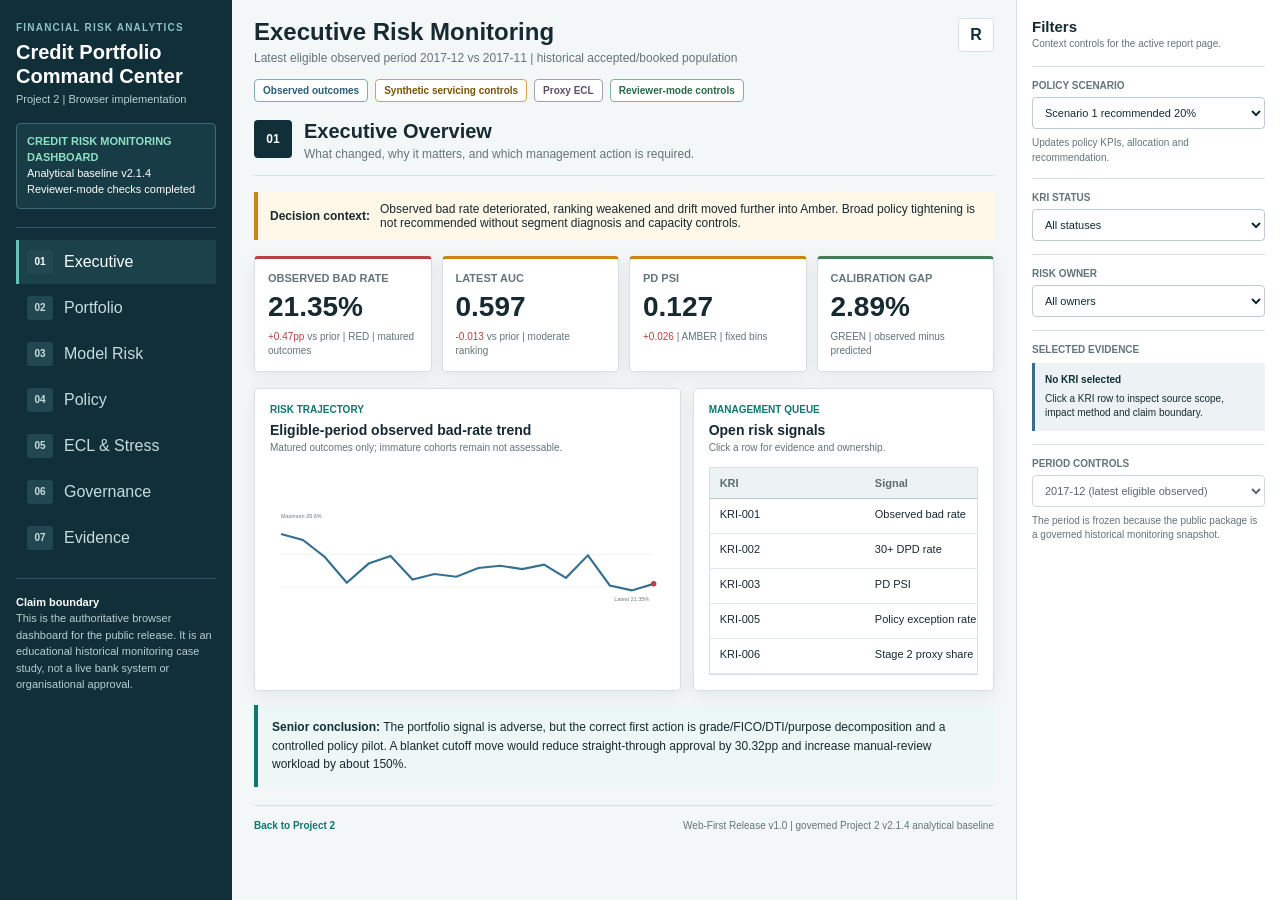
<file: dashboard/index.html>
<!doctype html>
<html lang="en">
<head>
<meta charset="utf-8">
<meta name="viewport" content="width=device-width,initial-scale=1">
<title>Project 2 | Web Risk Command Center</title>
<style>
:root{--ink:#172a31;--muted:#63747a;--deep:#102f38;--deep2:#1b4650;--teal:#0d7770;--blue:#376f91;--amber:#c78512;--red:#b44343;--green:#3e7d55;--paper:#f4f7f7;--white:#fff;--line:#d6e0e2;--soft:#e9eff0;--shadow:0 5px 18px rgba(16,47,56,.08)}
*{box-sizing:border-box}html,body{margin:0;min-height:100%;font-family:Segoe UI,Arial,sans-serif;color:var(--ink);background:var(--paper);letter-spacing:0}button,select{font:inherit}button{cursor:pointer}
.app{display:grid;grid-template-columns:232px minmax(0,1fr) 264px;min-height:100vh}.sidebar{background:var(--deep);color:#fff;padding:22px 16px;position:sticky;top:0;height:100vh;overflow:auto}.brand-kicker{font-size:10px;text-transform:uppercase;letter-spacing:.12em;color:#8fc3c2;font-weight:800}.brand{font-size:20px;line-height:1.18;font-weight:760;margin:8px 0 5px}.release{font-size:11px;color:#bad0d3}.runtime-badge{margin:18px 0;padding:10px;border:1px solid #3d6870;background:#173c45;border-radius:4px;font-size:11px;line-height:1.45}.runtime-badge b{color:#8fe0c5}.nav{border-top:1px solid #355761;padding-top:10px}.nav button{width:100%;display:grid;grid-template-columns:28px 1fr;gap:9px;align-items:center;text-align:left;border:0;border-left:3px solid transparent;background:transparent;color:#c8dbde;padding:10px 8px;margin:2px 0;border-radius:0}.nav button span{width:26px;height:24px;display:grid;place-items:center;background:#214750;border-radius:3px;font-size:10px;font-weight:800}.nav button:hover,.nav button.active{background:#1b414a;color:#fff;border-left-color:#62c4b6}.side-note{border-top:1px solid #355761;margin-top:18px;padding-top:15px;font-size:11px;line-height:1.5;color:#b9cdd0}.side-note strong{color:#fff}
.main{min-width:0;padding:18px 22px 30px}.topbar{display:flex;justify-content:space-between;align-items:flex-start;gap:18px;margin-bottom:14px}.topbar h1{font-size:24px;margin:0 0 5px}.topbar p{margin:0;color:var(--muted);font-size:12px}.toolbar{display:flex;gap:7px}.icon-btn{border:1px solid var(--line);background:#fff;border-radius:4px;width:36px;height:34px;color:var(--deep);font-weight:800}.icon-btn:hover{border-color:var(--teal);color:var(--teal)}.filter-toggle{display:none}.scopebar{display:flex;gap:7px;flex-wrap:wrap;margin-bottom:18px}.scope{border:1px solid var(--line);background:#fff;border-radius:4px;padding:5px 8px;font-size:10px;font-weight:750}.scope.observed{color:#285d77;border-color:#80aabe}.scope.synthetic{color:#785207;border-color:#d3a24a}.scope.proxy{color:#5b4d6e;border-color:#a89bb6}.scope.engine{color:#2b6945;border-color:#84b394}
.view{display:none}.view.active{display:block}.view-head{display:flex;align-items:flex-start;gap:12px;padding:0 0 14px;border-bottom:1px solid var(--line);margin-bottom:16px}.view-number{width:38px;height:38px;display:grid;place-items:center;background:var(--deep);color:#fff;border-radius:4px;font-size:12px;font-weight:800;flex:0 0 auto}.view-head h2{font-size:20px;margin:0 0 4px}.view-head p{font-size:12px;color:var(--muted);margin:0;max-width:760px}.disclosure{display:flex;gap:10px;align-items:center;background:#fff7e8;border-left:4px solid var(--amber);padding:10px 12px;margin-bottom:16px;font-size:12px}.disclosure b{white-space:nowrap}.kpis{display:grid;grid-template-columns:repeat(4,minmax(0,1fr));gap:10px;margin-bottom:16px}.kpi{background:#fff;border:1px solid var(--line);border-top:3px solid var(--blue);padding:13px;min-height:112px;border-radius:4px;box-shadow:var(--shadow)}.kpi.risk{border-top-color:var(--red)}.kpi.warn{border-top-color:var(--amber)}.kpi.good{border-top-color:var(--green)}.kpi h3{font-size:11px;text-transform:uppercase;color:var(--muted);margin:0 0 9px}.kpi .value{font-size:28px;font-weight:780;line-height:1}.kpi small{display:block;margin-top:9px;color:var(--muted);font-size:10px;line-height:1.4}.delta.up{color:var(--red)}.delta.down{color:var(--green)}
.grid{display:grid;grid-template-columns:repeat(12,minmax(0,1fr));gap:12px;margin-bottom:14px}.span-4{grid-column:span 4}.span-5{grid-column:span 5}.span-6{grid-column:span 6}.span-7{grid-column:span 7}.span-8{grid-column:span 8}.span-12{grid-column:span 12}.panel{background:#fff;border:1px solid var(--line);border-radius:4px;padding:15px;box-shadow:var(--shadow);min-width:0}.panel h3{font-size:14px;margin:0 0 4px}.panel .sub{font-size:10px;color:var(--muted);margin:0 0 14px}.section-label{font-size:10px;text-transform:uppercase;color:var(--teal);font-weight:800;margin-bottom:7px}.insight{border-left:4px solid var(--teal);background:#edf7f5;padding:13px 14px;font-size:12px;line-height:1.55}.insight strong{color:var(--deep)}
.table-wrap{overflow:auto;border:1px solid var(--line);background:#fff}.table-wrap table{border-collapse:collapse;width:100%;min-width:650px;font-size:11px}.table-wrap th{text-align:left;padding:9px 10px;color:#5d6d72;background:#edf2f3;border-bottom:1px solid #bdcbce;position:sticky;top:0}.table-wrap td{padding:9px 10px;border-bottom:1px solid #e1e8e9;vertical-align:top}.table-wrap tbody tr:hover{background:#f1f7f6}.table-wrap tbody tr.clickable{cursor:pointer}.status{display:inline-block;min-width:51px;text-align:center;padding:3px 5px;border-radius:3px;font-size:9px;font-weight:850}.status.RED{background:#f5dada;color:#8d2929}.status.AMBER,.status.MONITOR{background:#faebc8;color:#785207}.status.GREEN{background:#dcecdf;color:#2e6640}
.bar-list{display:grid;gap:10px}.bar-row{display:grid;grid-template-columns:90px minmax(80px,1fr) 80px 62px;gap:8px;align-items:center;font-size:10px}.bar-track,.stack{height:12px;background:#e6ecee;overflow:hidden;border-radius:2px}.bar-track i{display:block;height:100%;background:var(--blue)}.bar-row b{text-align:right}.bar-row em{text-align:right;color:var(--muted);font-style:normal}.stack{display:flex;height:20px}.stack .approve{background:var(--green)}.stack .review{background:var(--amber)}.stack .decline{background:var(--red)}.legend{display:flex;gap:13px;flex-wrap:wrap;font-size:10px;color:var(--muted);margin-top:10px}.legend i{display:inline-block;width:9px;height:9px;margin-right:4px}.legend .approve{background:var(--green)}.legend .review{background:var(--amber)}.legend .decline{background:var(--red)}
.chart{width:100%;height:180px;display:block}.chart .gridline{stroke:#e0e7e8;stroke-width:1}.chart .line{fill:none;stroke:var(--blue);stroke-width:4}.chart .line.amber{stroke:var(--amber)}.chart text{font-size:10px;fill:#6a797e}.threshold{margin:11px 0}.threshold-head{display:flex;justify-content:space-between;font-size:10px;margin-bottom:5px}.threshold-track{position:relative;height:8px;background:#dce8df}.threshold-track:before{content:"";position:absolute;left:50%;right:25%;height:100%;background:#f5e5bc}.threshold-track:after{content:"";position:absolute;left:75%;right:0;height:100%;background:#f2d0d0}.threshold-track i{position:absolute;width:2px;height:17px;top:-4px;background:var(--deep)}
.decision-band{display:grid;grid-template-columns:190px 1fr;gap:16px;background:var(--deep);color:#fff;padding:16px;margin-top:12px}.decision-band small{color:#9fc5c8;text-transform:uppercase;font-weight:800}.decision-band strong{display:block;font-size:17px;margin-top:6px}.decision-band p{margin:0;color:#d3e1e3;font-size:12px;line-height:1.55}.policy-table tr.active{background:#e5f3f0}.allocation{margin:15px 0}.allocation .stack{height:32px}.allocation-labels{display:flex;justify-content:space-between;font-size:10px;margin-top:6px;color:var(--muted)}
.filters{background:#fff;border-left:1px solid var(--line);padding:18px 15px;position:sticky;top:0;height:100vh;overflow:auto}.filters h2{font-size:15px;margin:0 0 3px}.filters>p{font-size:10px;color:var(--muted);margin:0 0 17px}.filter-block{border-top:1px solid var(--line);padding:13px 0}.filter-block label{display:block;font-size:10px;text-transform:uppercase;color:var(--muted);font-weight:800;margin-bottom:6px}.filter-block select{width:100%;border:1px solid #bdcace;background:#fff;border-radius:4px;padding:8px;color:var(--ink);font-size:11px}.filter-block .note{font-size:10px;color:var(--muted);line-height:1.45;margin-top:7px}.evidence-detail{background:#edf3f4;border-left:3px solid var(--blue);padding:10px;margin-top:8px;font-size:10px;line-height:1.45}.evidence-detail b{display:block;color:var(--deep);margin-bottom:4px}.filters-close{display:none}
.evidence-grid{display:grid;grid-template-columns:repeat(2,minmax(0,1fr));gap:10px}.evidence-item{border-left:3px solid var(--green);background:#f1f7f3;padding:12px}.evidence-item b{display:block;font-size:20px}.evidence-item span{font-size:10px;color:var(--muted)}.boundary{border-left-color:var(--amber);background:#fff8ea}.footer{font-size:10px;color:var(--muted);border-top:1px solid var(--line);padding-top:14px;margin-top:18px;display:flex;justify-content:space-between;gap:14px}.footer a{color:var(--teal);font-weight:700;text-decoration:none}
@media(max-width:1120px){.app{grid-template-columns:210px minmax(0,1fr)}.filters{position:fixed;z-index:30;right:0;top:0;width:284px;transform:translateX(100%);transition:transform .2s}.filters.open{transform:translateX(0);box-shadow:-8px 0 30px rgba(0,0,0,.18)}.filter-toggle,.filters-close{display:inline-grid;place-items:center}.filters-close{float:right;border:1px solid var(--line);background:#fff;width:30px;height:30px;border-radius:4px}}
@media(max-width:760px){.app{display:block}.sidebar{position:relative;height:auto;padding:16px}.brand{font-size:18px}.runtime-badge,.side-note{display:none}.nav{display:flex;overflow:auto;border:0;padding-top:8px}.nav button{flex:0 0 145px}.main{padding:15px}.topbar{align-items:center}.topbar h1{font-size:20px}.scopebar{overflow:auto;flex-wrap:nowrap}.kpis{grid-template-columns:repeat(2,minmax(0,1fr))}.span-4,.span-5,.span-6,.span-7,.span-8,.span-12{grid-column:span 12}.decision-band{grid-template-columns:1fr}.evidence-grid{grid-template-columns:1fr}.footer{display:block}.footer span{display:block;margin-top:6px}.bar-row{grid-template-columns:72px minmax(70px,1fr) 62px}.bar-row em{display:none}}
@media(max-width:430px){.kpis{grid-template-columns:1fr}.topbar p{display:none}.main{padding:12px}.kpi{min-height:100px}.view-head p{font-size:11px}.disclosure{display:block}.disclosure b{display:block;margin-bottom:4px}}
</style>
</head>
<body>
<div class="app">
<aside class="sidebar">
  <div class="brand-kicker">Financial Risk Analytics</div>
  <div class="brand">Credit Portfolio Command Center</div>
  <div class="release">Project 2 | Browser implementation</div>
  <div class="runtime-badge"><b>CREDIT RISK MONITORING DASHBOARD</b><br>Analytical baseline v2.1.4<br>Reviewer-mode checks completed</div>
  <nav class="nav" aria-label="Report pages">
    <button class="active" data-view="executive"><span>01</span>Executive</button>
    <button data-view="portfolio"><span>02</span>Portfolio</button>
    <button data-view="model"><span>03</span>Model Risk</button>
    <button data-view="policy"><span>04</span>Policy</button>
    <button data-view="ecl"><span>05</span>ECL & Stress</button>
    <button data-view="governance"><span>06</span>Governance</button>
    <button data-view="evidence"><span>07</span>Evidence</button>
  </nav>
  <div class="side-note"><strong>Claim boundary</strong><br>This is the authoritative browser dashboard for the public release. It is an educational historical monitoring case study, not a live bank system or organisational approval.</div>
</aside>

<main class="main">
  <header class="topbar"><div><h1 id="report-title">Executive Risk Monitoring</h1><p>Latest eligible observed period 2017-12 vs 2017-11 | historical accepted/booked population</p></div><div class="toolbar"><button class="icon-btn" id="reset-btn" title="Reset filters">R</button><button class="icon-btn filter-toggle" id="filter-toggle" title="Open filters">F</button></div></header>
  <div class="scopebar"><span class="scope observed">Observed outcomes</span><span class="scope synthetic">Synthetic servicing controls</span><span class="scope proxy">Proxy ECL</span><span class="scope engine">Reviewer-mode controls</span></div>

  <section class="view active" id="executive" data-title="Executive Risk Monitoring">
    <div class="view-head"><div class="view-number">01</div><div><h2>Executive Overview</h2><p>What changed, why it matters, and which management action is required.</p></div></div>
    <div class="disclosure"><b>Decision context:</b><span>Observed bad rate deteriorated, ranking weakened and drift moved further into Amber. Broad policy tightening is not recommended without segment diagnosis and capacity controls.</span></div>
    <div class="kpis">
      <article class="kpi risk"><h3>Observed bad rate</h3><div class="value">21.35%</div><small><span class="delta up">+0.47pp</span> vs prior | RED | matured outcomes</small></article>
      <article class="kpi warn"><h3>Latest AUC</h3><div class="value">0.597</div><small><span class="delta up">-0.013</span> vs prior | moderate ranking</small></article>
      <article class="kpi warn"><h3>PD PSI</h3><div class="value">0.127</div><small><span class="delta up">+0.026</span> | AMBER | fixed bins</small></article>
      <article class="kpi good"><h3>Calibration gap</h3><div class="value">2.89%</div><small>GREEN | observed minus predicted</small></article>
    </div>
    <div class="grid">
      <div class="panel span-7"><div class="section-label">Risk trajectory</div><h3>Eligible-period observed bad-rate trend</h3><p class="sub">Matured outcomes only; immature cohorts remain not assessable.</p><svg class="chart" viewBox="0 0 720 180" role="img" aria-label="Observed bad-rate trend"><line class="gridline" x1="20" y1="145" x2="700" y2="145"/><line class="gridline" x1="20" y1="85" x2="700" y2="85"/><polyline class="line" points="20,48 60,59 100,90 140,137 180,102 220,88 260,131 300,121 340,126 380,110 420,106 460,112 500,104 540,128 580,87 620,142 660,151 700,139"/><circle cx="700" cy="139" r="5" fill="#b44343"/><text x="20" y="18">Maximum 26.6%</text><text x="628" y="171">Latest 21.35%</text></svg></div>
      <div class="panel span-5"><div class="section-label">Management queue</div><h3>Open risk signals</h3><p class="sub">Click a row for evidence and ownership.</p><div class="table-wrap"><table><thead><tr><th>KRI</th><th>Signal</th><th>Status</th></tr></thead><tbody id="executive-kri"></tbody></table></div></div>
    </div>
    <div class="insight"><strong>Senior conclusion:</strong> The portfolio signal is adverse, but the correct first action is grade/FICO/DTI/purpose decomposition and a controlled policy pilot. A blanket cutoff move would reduce straight-through approval by 30.32pp and increase manual-review workload by about 150%.</div>
  </section>

  <section class="view" id="portfolio" data-title="Portfolio Quality">
    <div class="view-head"><div class="view-number">02</div><div><h2>Portfolio Quality</h2><p>Observed booked-account concentration, maturity coverage and risk-grade performance.</p></div></div>
    <div class="disclosure"><b>Observed layer:</b><span>Performance denominators use 1,291,521 matured accounts. All 1,347,681 accounts remain in exposure and concentration views.</span></div>
    <div class="kpis"><article class="kpi"><h3>Total accounts</h3><div class="value">1.348M</div><small>Historical accepted/booked population</small></article><article class="kpi good"><h3>Maturity coverage</h3><div class="value">95.83%</div><small>Outcome-eligible population</small></article><article class="kpi risk"><h3>High-risk accounts</h3><div class="value">673,840</div><small>Grades D and E | 50.00%</small></article><article class="kpi"><h3>Total exposure</h3><div class="value">19.42B</div><small>Analytical exposure units</small></article></div>
    <div class="grid"><div class="panel span-7"><div class="section-label">Concentration</div><h3>Accounts and matured bad rate by grade</h3><p class="sub">Bar length is account count; right label is observed matured bad rate.</p><div class="bar-list" id="grade-bars"></div></div><div class="panel span-5"><div class="section-label">Interpretation</div><h3>Risk is concentrated, not uniform</h3><p class="sub">Grades D and E drive half of all accounts and carry the highest observed loss incidence.</p><div class="insight"><strong>Action:</strong> Prioritise D/E purpose and affordability diagnostics before changing the portfolio-wide cutoff. Maintain immature cohorts in exposure views but exclude them from realised performance claims.</div></div></div>
  </section>

  <section class="view" id="model" data-title="Model Risk Monitoring">
    <div class="view-head"><div class="view-number">03</div><div><h2>Model Risk Monitoring</h2><p>Ranking, calibration and population stability for the frozen Project 3 scorecard.</p></div></div>
    <div class="disclosure"><b>Frozen model:</b><span>Project 2 monitors the scorecard and does not retrain it. AUC 0.597 is moderate/weak ranking evidence, not a strong-model claim.</span></div>
    <div class="kpis"><article class="kpi warn"><h3>AUC</h3><div class="value">0.597</div><small>-0.013 vs prior | monitor</small></article><article class="kpi warn"><h3>KS</h3><div class="value">0.138</div><small>-0.026 vs prior</small></article><article class="kpi warn"><h3>PD PSI</h3><div class="value">0.127</div><small>Amber | 0.25 formal review trigger</small></article><article class="kpi good"><h3>Calibration gap</h3><div class="value">0.029</div><small>Within 0.03 Green boundary</small></article></div>
    <div class="grid"><div class="panel span-6"><div class="section-label">Governed thresholds</div><h3>Current position against appetite</h3><div class="threshold"><div class="threshold-head"><span>PD PSI</span><b>0.127</b></div><div class="threshold-track"><i style="left:50.8%"></i></div></div><div class="threshold"><div class="threshold-head"><span>Calibration gap</span><b>0.029</b></div><div class="threshold-track"><i style="left:57.8%"></i></div></div><div class="threshold"><div class="threshold-head"><span>Observed bad rate</span><b>0.214</b></div><div class="threshold-track"><i style="left:85.4%"></i></div></div><div class="legend"><span><i style="background:#dce8df"></i>Green</span><span><i style="background:#f5e5bc"></i>Amber</span><span><i style="background:#f2d0d0"></i>Red</span></div></div><div class="panel span-6"><div class="section-label">Feature drift</div><h3>Current PSI drivers</h3><div class="bar-list"><div class="bar-row"><span>FICO</span><div class="bar-track"><i style="width:80%;background:var(--amber)"></i></div><b>0.160</b><em>Amber</em></div><div class="bar-row"><span>PD</span><div class="bar-track"><i style="width:63.5%;background:var(--amber)"></i></div><b>0.127</b><em>Amber</em></div><div class="bar-row"><span>Score points</span><div class="bar-track"><i style="width:61%;background:var(--amber)"></i></div><b>0.122</b><em>Amber</em></div><div class="bar-row"><span>Loan amount</span><div class="bar-track"><i style="width:29.5%;background:var(--green)"></i></div><b>0.059</b><em>Green</em></div><div class="bar-row"><span>DTI</span><div class="bar-track"><i style="width:17.5%;background:var(--green)"></i></div><b>0.035</b><em>Green</em></div></div></div></div>
    <div class="insight"><strong>Senior conclusion:</strong> Heightened monthly monitoring and feature-level diagnosis are justified. Automatic recalibration is not. Escalate to formal review only if PSI exceeds 0.25, performance deterioration persists, or a documented model-risk trigger is breached.</div>
  </section>

  <section class="view" id="policy" data-title="Policy Scenario Analysis">
    <div class="view-head"><div class="view-number">04</div><div><h2>Policy Scenario Analysis</h2><p>Approval, manual review, decline, bad capture and expected-loss routing trade-offs.</p></div></div>
    <div class="disclosure"><b>Historical simulation:</b><span>Accepted/booked accounts only. Rejected applicants have no observed outcomes; routed expected loss is not realised loss reduction.</span></div>
    <div class="kpis"><article class="kpi"><h3>Approval rate</h3><div class="value" id="policy-approve">-</div><small id="policy-approve-note">Selected scenario</small></article><article class="kpi warn"><h3>Manual review</h3><div class="value" id="policy-review">-</div><small>Operations workload proxy</small></article><article class="kpi risk"><h3>Decline rate</h3><div class="value" id="policy-decline">-</div><small>Routing outcome</small></article><article class="kpi good"><h3>Approved bad rate</h3><div class="value" id="policy-bad">-</div><small>Observed matured approved accounts</small></article></div>
    <div class="grid"><div class="panel span-5"><div class="section-label">Selected policy</div><h3 id="policy-name">-</h3><div class="allocation"><div class="stack"><i class="approve" id="alloc-approve"></i><i class="review" id="alloc-review"></i><i class="decline" id="alloc-decline"></i></div><div class="allocation-labels"><span>Approve</span><span>Manual review</span><span>Decline</span></div></div><div class="evidence-grid"><div class="evidence-item"><b id="policy-capture">-</b><span>Bad capture outside approval</span></div><div class="evidence-item"><b id="policy-el">-</b><span>Auto-approved EL reduction vs baseline</span></div></div></div><div class="panel span-7"><div class="section-label">Scenario comparison</div><div class="table-wrap"><table class="policy-table"><thead><tr><th>Policy</th><th>Approve</th><th>Manual</th><th>Decline</th><th>Approved bad</th></tr></thead><tbody id="policy-rows"></tbody></table></div></div></div>
    <div class="decision-band"><div><small>Senior recommendation</small><strong id="policy-verdict">-</strong></div><p id="policy-rationale">-</p></div>
  </section>

  <section class="view" id="ecl" data-title="ECL and Stress Monitoring">
    <div class="view-head"><div class="view-number">05</div><div><h2>ECL and Stress</h2><p>Frozen Project 4 point-in-time loss snapshot, scenario sensitivity and concentration.</p></div></div>
    <div class="disclosure"><b>Proxy boundary:</b><span>Stage 2 uses broad proxy logic. No prior reporting-date snapshot exists, so ECL trend is correctly withheld.</span></div>
    <div class="kpis"><article class="kpi"><h3>Base ECL</h3><div class="value">108.57M</div><small>Frozen reporting-date snapshot</small></article><article class="kpi"><h3>Weighted ECL</h3><div class="value">118.65M</div><small>Scenario-weighted estimate</small></article><article class="kpi risk"><h3>Downside uplift</h3><div class="value">53.85%</div><small>RED | base-to-downside</small></article><article class="kpi risk"><h3>Stage 2 proxy share</h3><div class="value">48.30%</div><small>Production SICR gap</small></article></div>
    <div class="grid"><div class="panel span-7"><div class="section-label">Stage bridge</div><div class="table-wrap"><table><thead><tr><th>Stage</th><th>Accounts</th><th>EAD</th><th>Weighted ECL</th><th>ECL rate</th></tr></thead><tbody><tr><td>Stage 1</td><td>96,455</td><td>648.06M</td><td>31.84M</td><td>4.91%</td></tr><tr><td>Stage 2 proxy</td><td>90,111</td><td>530.59M</td><td>86.81M</td><td>16.36%</td></tr></tbody></table></div></div><div class="panel span-5"><div class="section-label">Management interpretation</div><h3>Material sensitivity, constrained evidence</h3><p class="sub">The loss framework supports scenario comparison and readiness diagnosis, not audited provisioning.</p><div class="insight"><strong>Action:</strong> Acquire observed SICR triggers and a second reporting date before presenting Stage 2 migration or ECL movement as production evidence.</div></div></div>
  </section>

  <section class="view" id="governance" data-title="EWS and Governance">
    <div class="view-head"><div class="view-number">06</div><div><h2>EWS, Actions and Governance</h2><p>Threshold state, accountable ownership, impact and evidence-based closure.</p></div></div>
    <div class="kpis"><article class="kpi risk"><h3>Red indicators</h3><div class="value" id="red-count">6</div><small>Persistent and static-review signals</small></article><article class="kpi warn"><h3>Amber indicators</h3><div class="value" id="amber-count">1</div><small>Heightened monitoring</small></article><article class="kpi"><h3>Named owners</h3><div class="value">8</div><small>Accountable risk/control functions</small></article><article class="kpi good"><h3>Closure standard</h3><div class="value">100%</div><small>Owner + criteria + evidence required</small></article></div>
    <div class="table-wrap"><table><thead><tr><th>KRI</th><th>Metric</th><th>Current</th><th>Status</th><th>State</th><th>Affected</th><th>Owner</th></tr></thead><tbody id="kri-rows"></tbody></table></div>
    <div class="insight" style="margin-top:14px"><strong>Senior conclusion:</strong> A breach is not an action. Each material signal must have a decision owner, quantified treatment, acceptance criteria and objective closure artifact. Static proxy overlays remain review items until a time series exists.</div>
  </section>

  <section class="view" id="evidence" data-title="Evidence and Claim Control">
    <div class="view-head"><div class="view-number">07</div><div><h2>Evidence and Claim Control</h2><p>What has executed, how it reconciles, and where the conclusions must stop.</p></div></div>
    <div class="evidence-grid"><div class="evidence-item"><b>131 / 131</b><span>Analytical validation controls</span></div><div class="evidence-item"><b>56 / 56</b><span>User acceptance tests</span></div><div class="evidence-item"><b>25 / 25</b><span>System integration tests</span></div><div class="evidence-item"><b>25 / 25</b><span>Negative and exception tests</span></div><div class="evidence-item"><b>13 / 13</b><span>Excel KPI reconciliations</span></div><div class="evidence-item"><b>25 / 25</b><span>Browser release checks</span></div></div>
    <div class="grid" style="margin-top:14px"><div class="panel span-6"><div class="section-label">Permitted claim</div><h3>Reviewer-verifiable monitoring evidence</h3><p class="sub">The release contains frozen inputs, deterministic calculations, SQL and Python logic, a formula-driven Excel control model, management reports and an interactive browser dashboard.</p></div><div class="panel span-6"><div class="section-label">Prohibited claim</div><h3>No production or organisational claim</h3><p class="sub">The project is not a live servicing platform, regulatory report, audited provisioning process, independent model validation or organisational approval.</p></div></div>
    <div class="table-wrap"><table><thead><tr><th>Evidence layer</th><th>Status</th><th>Purpose</th><th>Boundary</th></tr></thead><tbody><tr><td>Observed credit outcomes</td><td><span class="status GREEN">PASS</span></td><td>Portfolio quality and model monitoring</td><td>Accepted/booked population; matured outcome controls</td></tr><tr><td>Synthetic servicing</td><td><span class="status AMBER">CONTROL</span></td><td>DPD, roll-rate, cure and vintage mechanics</td><td>Not observed collections performance</td></tr><tr><td>Proxy ECL</td><td><span class="status AMBER">PROXY</span></td><td>Scenario sensitivity and readiness gaps</td><td>No audited provisioning claim</td></tr><tr><td>Browser report</td><td><span class="status GREEN">LIVE</span></td><td>Recruiter interaction and decision storytelling</td><td>Authoritative Web-First Release v1.0 dashboard</td></tr></tbody></table></div>
  </section>

  <footer class="footer"><a href="../OPEN_THIS_FIRST.html">Back to Project 2</a><span>Web-First Release v1.0 | governed Project 2 v2.1.4 analytical baseline</span></footer>
</main>

<aside class="filters" id="filters"><button class="filters-close" id="filters-close" aria-label="Close filters">X</button><h2>Filters</h2><p>Context controls for the active report page.</p>
  <div class="filter-block"><label for="policy-filter">Policy scenario</label><select id="policy-filter"></select><div class="note">Updates policy KPIs, allocation and recommendation.</div></div>
  <div class="filter-block"><label for="status-filter">KRI status</label><select id="status-filter"><option value="ALL">All statuses</option><option value="RED">Red</option><option value="AMBER">Amber</option><option value="GREEN">Green</option></select></div>
  <div class="filter-block"><label for="owner-filter">Risk owner</label><select id="owner-filter"><option value="ALL">All owners</option></select></div>
  <div class="filter-block"><label>Selected evidence</label><div class="evidence-detail" id="evidence-detail"><b>No KRI selected</b>Click a KRI row to inspect source scope, impact method and claim boundary.</div></div>
  <div class="filter-block"><label>Period controls</label><select disabled><option>2017-12 (latest eligible observed)</option></select><div class="note">The period is frozen because the public package is a governed historical monitoring snapshot.</div></div>
</aside>
</div>

<script>
const policyData=[
{id:'baseline_current_25',label:'Baseline current 25%',approve:.7979010794,review:.2020989206,decline:0,bad:.1763919861,capture:.3019550466,el:0},
{id:'scenario_1_recommended_20',label:'Scenario 1 recommended 20%',approve:.4947159202,review:.5052840798,decline:0,bad:.1464246810,capture:.6407261053,el:.4995782670},
{id:'scenario_2_conservative_15',label:'Scenario 2 conservative 15%',approve:.2943637773,review:.7056362227,decline:0,bad:.1212566778,capture:.8229705495,el:.7531083469},
{id:'scenario_3_overlay_20',label:'Scenario 3 overlay 20%',approve:.4916079568,review:.5083920432,decline:0,bad:.1460588860,capture:.6438750706,el:.5029919113},
{id:'scenario_4_decline_threshold_30',label:'Scenario 4 decline threshold 30%',approve:.4947159202,review:.4041676442,decline:.1011164356,bad:.1464246810,capture:.6407261053,el:.4995782670}
];
const kriData=[
{id:'KRI-001',metric:'Observed bad rate',value:.2135390742,status:'RED',state:'PERSISTENT',affected:10045,owner:'Portfolio Risk',scope:'P3/P6 observed',impact:'Excess bad rate above Green boundary x exposure x average LGD',boundary:'Matured accepted/booked outcomes only'},
{id:'KRI-002',metric:'30+ DPD rate',value:.1233396584,status:'RED',state:'PERSISTENT',affected:130,owner:'Collections',scope:'P2 synthetic',impact:'Synthetic delinquent accounts and balance; no observed loss estimate',boundary:'Controls-testing servicing layer only'},
{id:'KRI-003',metric:'PD PSI',value:.1270225257,status:'AMBER',state:'PERSISTENT',affected:10045,owner:'Model Risk',scope:'P3/P6 observed',impact:'Drift trigger; not directly monetised',boundary:'Fixed development bins'},
{id:'KRI-004',metric:'Absolute calibration gap',value:.0288835023,status:'GREEN',state:'STABLE_GREEN',affected:10045,owner:'Model Owner',scope:'P3/P6 observed',impact:'Absolute PD gap x exposure x average LGD',boundary:'Latest eligible matured period'},
{id:'KRI-005',metric:'Policy exception rate',value:.0506024096,status:'RED',state:'PERSISTENT',affected:63,owner:'Credit Policy',scope:'P6/P2 simulation',impact:'Exception accounts x 10-minute handling-time assumption',boundary:'Historical booked-account routing simulation'},
{id:'KRI-006',metric:'Stage 2 proxy share',value:.4829979739,status:'RED',state:'STATIC_REVIEW',affected:90111,owner:'Credit Risk',scope:'P4 proxy',impact:'Stage 2 proxy accounts, EAD and weighted ECL',boundary:'No observed production SICR trigger'},
{id:'KRI-007',metric:'Downside ECL uplift',value:.5385113993,status:'RED',state:'STATIC_REVIEW',affected:186566,owner:'Finance Risk',scope:'P4 proxy',impact:'Downside ECL minus base ECL',boundary:'Frozen point-in-time scenario snapshot'},
{id:'KRI-008',metric:'Critical control precision',value:.0131578947,status:'RED',state:'STATIC_REVIEW',affected:152,owner:'Fraud Strategy',scope:'P5 synthetic',impact:'Critical alerts minus synthetic fraud-label hits',boundary:'Synthetic workflow; not live payment outcomes'}
];
const grades=[{g:'A - Low',n:134769,bad:.1080},{g:'B - Moderate',n:269536,bad:.1605},{g:'C - Watch',n:269536,bad:.2006},{g:'D - High',n:404304,bad:.2344},{g:'E - Very High',n:269536,bad:.3145}];
const pct=(v,d=2)=>(v*100).toFixed(d)+'%';const num=v=>new Intl.NumberFormat('en-US').format(v);
const policyFilter=document.getElementById('policy-filter'),statusFilter=document.getElementById('status-filter'),ownerFilter=document.getElementById('owner-filter');
policyData.forEach(p=>policyFilter.add(new Option(p.label,p.id)));policyFilter.value='scenario_1_recommended_20';
[...new Set(kriData.map(k=>k.owner))].sort().forEach(o=>ownerFilter.add(new Option(o,o)));
function renderPolicy(){const p=policyData.find(x=>x.id===policyFilter.value)||policyData[0];document.getElementById('policy-name').textContent=p.label;document.getElementById('policy-approve').textContent=pct(p.approve);document.getElementById('policy-review').textContent=pct(p.review);document.getElementById('policy-decline').textContent=pct(p.decline);document.getElementById('policy-bad').textContent=pct(p.bad);document.getElementById('policy-capture').textContent=pct(p.capture);document.getElementById('policy-el').textContent=pct(p.el);document.getElementById('alloc-approve').style.width=pct(p.approve);document.getElementById('alloc-review').style.width=pct(p.review);document.getElementById('alloc-decline').style.width=pct(p.decline);document.querySelectorAll('#policy-rows tr').forEach(r=>r.classList.toggle('active',r.dataset.id===p.id));const verdict=document.getElementById('policy-verdict'),reason=document.getElementById('policy-rationale');if(p.id==='scenario_1_recommended_20'||p.id==='scenario_3_overlay_20'){verdict.textContent='PILOT WITH CAPACITY REDESIGN';reason.textContent='Risk selection improves, but approval falls about 30pp and manual review rises roughly 150% versus baseline. Pilot with queue capacity, SLA and stop-loss controls before rollout.'}else if(p.id==='scenario_2_conservative_15'){verdict.textContent='DO NOT ROLL OUT';reason.textContent='The risk reduction is strongest, but 70.56% manual review is operationally infeasible and approval loss exceeds appetite. Use as downside sensitivity only.'}else if(p.id==='scenario_4_decline_threshold_30'){verdict.textContent='CONTROLLED SENSITIVITY';reason.textContent='This creates a measurable decline population and tests routing, but still requires applicant-level validation, adverse-action controls and operations capacity.'}else{verdict.textContent='CURRENT BASELINE';reason.textContent='Baseline preserves approval and workload but retains the highest approved bad rate. It is the comparison policy, not the preferred future state.'}}
function initPolicyRows(){document.getElementById('policy-rows').innerHTML=policyData.map(p=>`<tr class="clickable" data-id="${p.id}"><td><b>${p.label}</b></td><td>${pct(p.approve)}</td><td>${pct(p.review)}</td><td>${pct(p.decline)}</td><td>${pct(p.bad)}</td></tr>`).join('');document.querySelectorAll('#policy-rows tr').forEach(r=>r.onclick=()=>{policyFilter.value=r.dataset.id;renderPolicy()})}
function filteredKri(){return kriData.filter(k=>(statusFilter.value==='ALL'||k.status===statusFilter.value)&&(ownerFilter.value==='ALL'||k.owner===ownerFilter.value))}
function kriRow(k,compact=false){return compact?`<tr class="clickable" data-kri="${k.id}"><td>${k.id}</td><td>${k.metric}</td><td><span class="status ${k.status}">${k.status}</span></td></tr>`:`<tr class="clickable" data-kri="${k.id}"><td>${k.id}</td><td><b>${k.metric}</b><br><small>${k.scope}</small></td><td>${pct(k.value)}</td><td><span class="status ${k.status}">${k.status}</span></td><td>${k.state}</td><td>${num(k.affected)}</td><td>${k.owner}</td></tr>`}
function bindKriRows(){document.querySelectorAll('[data-kri]').forEach(r=>r.onclick=()=>showEvidence(r.dataset.kri))}
function renderKri(){const rows=filteredKri();document.getElementById('kri-rows').innerHTML=rows.map(k=>kriRow(k)).join('')||'<tr><td colspan="7">No KRI matches the selected filters.</td></tr>';document.getElementById('executive-kri').innerHTML=rows.filter(k=>k.status!=='GREEN').slice(0,5).map(k=>kriRow(k,true)).join('')||'<tr><td colspan="3">No open signal matches.</td></tr>';document.getElementById('red-count').textContent=rows.filter(k=>k.status==='RED').length;document.getElementById('amber-count').textContent=rows.filter(k=>k.status==='AMBER').length;bindKriRows()}
function showEvidence(id){const k=kriData.find(x=>x.id===id);if(!k)return;document.getElementById('evidence-detail').innerHTML=`<b>${k.id} | ${k.metric}</b><strong>Owner:</strong> ${k.owner}<br><strong>Source:</strong> ${k.scope}<br><strong>Impact method:</strong> ${k.impact}<br><strong>Boundary:</strong> ${k.boundary}`;if(innerWidth<=1120)document.getElementById('filters').classList.add('open')}
function renderGrades(){const max=Math.max(...grades.map(g=>g.n));document.getElementById('grade-bars').innerHTML=grades.map(g=>`<div class="bar-row"><span>${g.g}</span><div class="bar-track"><i style="width:${g.n/max*100}%;background:${g.g[0]==='D'||g.g[0]==='E'?'var(--red)':'var(--blue)'}"></i></div><b>${num(g.n)}</b><em>${pct(g.bad)}</em></div>`).join('')}
function showView(id){document.querySelectorAll('.view').forEach(v=>v.classList.toggle('active',v.id===id));document.querySelectorAll('.nav button').forEach(b=>b.classList.toggle('active',b.dataset.view===id));const view=document.getElementById(id);document.getElementById('report-title').textContent=view.dataset.title;history.replaceState(null,'','?view='+id);scrollTo(0,0)}
document.querySelectorAll('.nav button').forEach(b=>b.onclick=()=>showView(b.dataset.view));policyFilter.onchange=renderPolicy;statusFilter.onchange=renderKri;ownerFilter.onchange=renderKri;
document.getElementById('filter-toggle').onclick=()=>document.getElementById('filters').classList.add('open');document.getElementById('filters-close').onclick=()=>document.getElementById('filters').classList.remove('open');
document.getElementById('reset-btn').onclick=()=>{policyFilter.value='scenario_1_recommended_20';statusFilter.value='ALL';ownerFilter.value='ALL';document.getElementById('evidence-detail').innerHTML='<b>No KRI selected</b>Click a KRI row to inspect source scope, impact method and claim boundary.';renderPolicy();renderKri()};
initPolicyRows();renderPolicy();renderGrades();renderKri();const requested=new URLSearchParams(location.search).get('view');if(requested&&document.getElementById(requested))showView(requested);
</script>
</body>
</html>
</file>
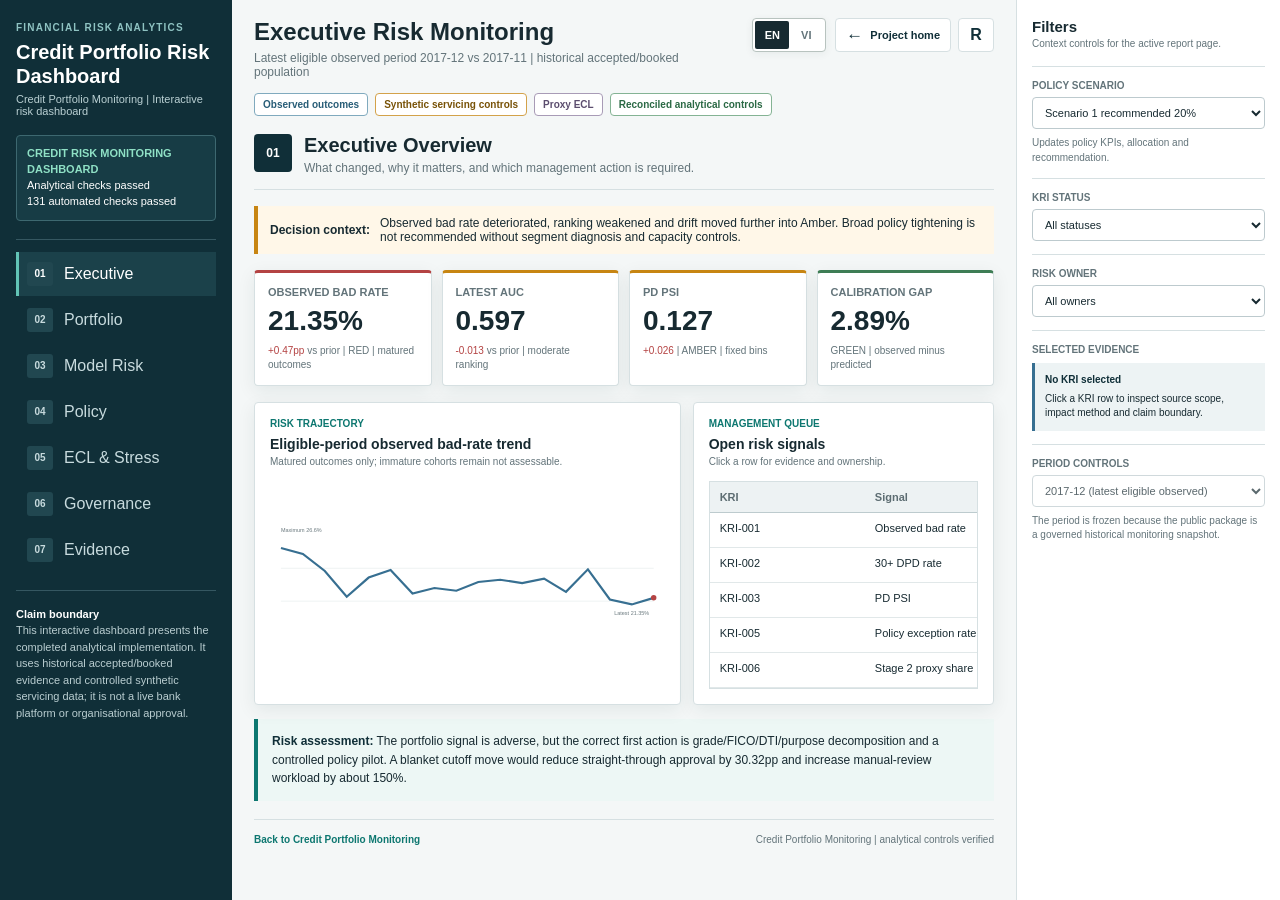
<file: dashboards/project-2/index.html>
<!doctype html>
<html lang="en">
<head>
<meta charset="utf-8">
<meta name="viewport" content="width=device-width,initial-scale=1">
<title>Credit Portfolio Monitoring | Interactive Risk Dashboard</title>
<style>
:root{--ink:#172a31;--muted:#63747a;--deep:#102f38;--deep2:#1b4650;--teal:#0d7770;--blue:#376f91;--amber:#c78512;--red:#b44343;--green:#3e7d55;--paper:#f4f7f7;--white:#fff;--line:#d6e0e2;--soft:#e9eff0;--shadow:0 5px 18px rgba(16,47,56,.08)}
*{box-sizing:border-box}html,body{margin:0;min-height:100%;font-family:Segoe UI,Arial,sans-serif;color:var(--ink);background:var(--paper);letter-spacing:0}button,select{font:inherit}button{cursor:pointer}
.app{display:grid;grid-template-columns:232px minmax(0,1fr) 264px;min-height:100vh}.sidebar{background:var(--deep);color:#fff;padding:22px 16px;position:sticky;top:0;height:100vh;overflow:auto}.brand-kicker{font-size:10px;text-transform:uppercase;letter-spacing:.12em;color:#8fc3c2;font-weight:800}.brand{font-size:20px;line-height:1.18;font-weight:760;margin:8px 0 5px}.release{font-size:11px;color:#bad0d3}.runtime-badge{margin:18px 0;padding:10px;border:1px solid #3d6870;background:#173c45;border-radius:4px;font-size:11px;line-height:1.45}.runtime-badge b{color:#8fe0c5}.nav{border-top:1px solid #355761;padding-top:10px}.nav button{width:100%;display:grid;grid-template-columns:28px 1fr;gap:9px;align-items:center;text-align:left;border:0;border-left:3px solid transparent;background:transparent;color:#c8dbde;padding:10px 8px;margin:2px 0;border-radius:0}.nav button span{width:26px;height:24px;display:grid;place-items:center;background:#214750;border-radius:3px;font-size:10px;font-weight:800}.nav button:hover,.nav button.active{background:#1b414a;color:#fff;border-left-color:#62c4b6}.side-note{border-top:1px solid #355761;margin-top:18px;padding-top:15px;font-size:11px;line-height:1.5;color:#b9cdd0}.side-note strong{color:#fff}
.main{min-width:0;padding:18px 22px 30px}.topbar{display:flex;justify-content:space-between;align-items:flex-start;gap:18px;margin-bottom:14px}.topbar h1{font-size:24px;margin:0 0 5px}.topbar p{margin:0;color:var(--muted);font-size:12px}.toolbar{display:flex;gap:7px}.back-home{height:34px;display:inline-flex;align-items:center;justify-content:center;gap:7px;border:1px solid var(--line);background:#fff;border-radius:4px;padding:0 10px;color:var(--deep);font-size:11px;font-weight:800;text-decoration:none;white-space:nowrap}.back-home:hover{border-color:var(--teal);color:var(--teal)}.back-home span[aria-hidden]{font-size:17px;line-height:1}.icon-btn{border:1px solid var(--line);background:#fff;border-radius:4px;width:36px;height:34px;color:var(--deep);font-weight:800}.icon-btn:hover{border-color:var(--teal);color:var(--teal)}.filter-toggle{display:none}.scopebar{display:flex;gap:7px;flex-wrap:wrap;margin-bottom:18px}.scope{border:1px solid var(--line);background:#fff;border-radius:4px;padding:5px 8px;font-size:10px;font-weight:750}.scope.observed{color:#285d77;border-color:#80aabe}.scope.synthetic{color:#785207;border-color:#d3a24a}.scope.proxy{color:#5b4d6e;border-color:#a89bb6}.scope.engine{color:#2b6945;border-color:#84b394}
.view{display:none}.view.active{display:block}.view-head{display:flex;align-items:flex-start;gap:12px;padding:0 0 14px;border-bottom:1px solid var(--line);margin-bottom:16px}.view-number{width:38px;height:38px;display:grid;place-items:center;background:var(--deep);color:#fff;border-radius:4px;font-size:12px;font-weight:800;flex:0 0 auto}.view-head h2{font-size:20px;margin:0 0 4px}.view-head p{font-size:12px;color:var(--muted);margin:0;max-width:760px}.disclosure{display:flex;gap:10px;align-items:center;background:#fff7e8;border-left:4px solid var(--amber);padding:10px 12px;margin-bottom:16px;font-size:12px}.disclosure b{white-space:nowrap}.kpis{display:grid;grid-template-columns:repeat(4,minmax(0,1fr));gap:10px;margin-bottom:16px}.kpi{background:#fff;border:1px solid var(--line);border-top:3px solid var(--blue);padding:13px;min-height:112px;border-radius:4px;box-shadow:var(--shadow)}.kpi.risk{border-top-color:var(--red)}.kpi.warn{border-top-color:var(--amber)}.kpi.good{border-top-color:var(--green)}.kpi h3{font-size:11px;text-transform:uppercase;color:var(--muted);margin:0 0 9px}.kpi .value{font-size:28px;font-weight:780;line-height:1}.kpi small{display:block;margin-top:9px;color:var(--muted);font-size:10px;line-height:1.4}.delta.up{color:var(--red)}.delta.down{color:var(--green)}
.grid{display:grid;grid-template-columns:repeat(12,minmax(0,1fr));gap:12px;margin-bottom:14px}.span-4{grid-column:span 4}.span-5{grid-column:span 5}.span-6{grid-column:span 6}.span-7{grid-column:span 7}.span-8{grid-column:span 8}.span-12{grid-column:span 12}.panel{background:#fff;border:1px solid var(--line);border-radius:4px;padding:15px;box-shadow:var(--shadow);min-width:0}.panel h3{font-size:14px;margin:0 0 4px}.panel .sub{font-size:10px;color:var(--muted);margin:0 0 14px}.section-label{font-size:10px;text-transform:uppercase;color:var(--teal);font-weight:800;margin-bottom:7px}.insight{border-left:4px solid var(--teal);background:#edf7f5;padding:13px 14px;font-size:12px;line-height:1.55}.insight strong{color:var(--deep)}
.table-wrap{overflow:auto;border:1px solid var(--line);background:#fff}.table-wrap table{border-collapse:collapse;width:100%;min-width:650px;font-size:11px}.table-wrap th{text-align:left;padding:9px 10px;color:#5d6d72;background:#edf2f3;border-bottom:1px solid #bdcbce;position:sticky;top:0}.table-wrap td{padding:9px 10px;border-bottom:1px solid #e1e8e9;vertical-align:top}.table-wrap tbody tr:hover{background:#f1f7f6}.table-wrap tbody tr.clickable{cursor:pointer}.status{display:inline-block;min-width:51px;text-align:center;padding:3px 5px;border-radius:3px;font-size:9px;font-weight:850}.status.RED{background:#f5dada;color:#8d2929}.status.AMBER,.status.MONITOR{background:#faebc8;color:#785207}.status.GREEN{background:#dcecdf;color:#2e6640}
.bar-list{display:grid;gap:10px}.bar-row{display:grid;grid-template-columns:90px minmax(80px,1fr) 80px 62px;gap:8px;align-items:center;font-size:10px}.bar-track,.stack{height:12px;background:#e6ecee;overflow:hidden;border-radius:2px}.bar-track i{display:block;height:100%;background:var(--blue)}.bar-row b{text-align:right}.bar-row em{text-align:right;color:var(--muted);font-style:normal}.stack{display:flex;height:20px}.stack .approve{background:var(--green)}.stack .review{background:var(--amber)}.stack .decline{background:var(--red)}.legend{display:flex;gap:13px;flex-wrap:wrap;font-size:10px;color:var(--muted);margin-top:10px}.legend i{display:inline-block;width:9px;height:9px;margin-right:4px}.legend .approve{background:var(--green)}.legend .review{background:var(--amber)}.legend .decline{background:var(--red)}
.chart{width:100%;height:180px;display:block}.chart .gridline{stroke:#e0e7e8;stroke-width:1}.chart .line{fill:none;stroke:var(--blue);stroke-width:4}.chart .line.amber{stroke:var(--amber)}.chart text{font-size:10px;fill:#6a797e}.threshold{margin:11px 0}.threshold-head{display:flex;justify-content:space-between;font-size:10px;margin-bottom:5px}.threshold-track{position:relative;height:8px;background:#dce8df}.threshold-track:before{content:"";position:absolute;left:50%;right:25%;height:100%;background:#f5e5bc}.threshold-track:after{content:"";position:absolute;left:75%;right:0;height:100%;background:#f2d0d0}.threshold-track i{position:absolute;width:2px;height:17px;top:-4px;background:var(--deep)}
.decision-band{display:grid;grid-template-columns:190px 1fr;gap:16px;background:var(--deep);color:#fff;padding:16px;margin-top:12px}.decision-band small{color:#9fc5c8;text-transform:uppercase;font-weight:800}.decision-band strong{display:block;font-size:17px;margin-top:6px}.decision-band p{margin:0;color:#d3e1e3;font-size:12px;line-height:1.55}.policy-table tr.active{background:#e5f3f0}.allocation{margin:15px 0}.allocation .stack{height:32px}.allocation-labels{display:flex;justify-content:space-between;font-size:10px;margin-top:6px;color:var(--muted)}
.filters{background:#fff;border-left:1px solid var(--line);padding:18px 15px;position:sticky;top:0;height:100vh;overflow:auto}.filters h2{font-size:15px;margin:0 0 3px}.filters>p{font-size:10px;color:var(--muted);margin:0 0 17px}.filter-block{border-top:1px solid var(--line);padding:13px 0}.filter-block label{display:block;font-size:10px;text-transform:uppercase;color:var(--muted);font-weight:800;margin-bottom:6px}.filter-block select{width:100%;border:1px solid #bdcace;background:#fff;border-radius:4px;padding:8px;color:var(--ink);font-size:11px}.filter-block .note{font-size:10px;color:var(--muted);line-height:1.45;margin-top:7px}.evidence-detail{background:#edf3f4;border-left:3px solid var(--blue);padding:10px;margin-top:8px;font-size:10px;line-height:1.45}.evidence-detail b{display:block;color:var(--deep);margin-bottom:4px}.filters-close{display:none}
.evidence-grid{display:grid;grid-template-columns:repeat(2,minmax(0,1fr));gap:10px}.evidence-item{border-left:3px solid var(--green);background:#f1f7f3;padding:12px}.evidence-item b{display:block;font-size:20px}.evidence-item span{font-size:10px;color:var(--muted)}.boundary{border-left-color:var(--amber);background:#fff8ea}.footer{font-size:10px;color:var(--muted);border-top:1px solid var(--line);padding-top:14px;margin-top:18px;display:flex;justify-content:space-between;gap:14px}.footer a{color:var(--teal);font-weight:700;text-decoration:none}
@media(max-width:1120px){.app{grid-template-columns:210px minmax(0,1fr)}.filters{position:fixed;z-index:30;right:0;top:0;width:284px;transform:translateX(100%);transition:transform .2s}.filters.open{transform:translateX(0);box-shadow:-8px 0 30px rgba(0,0,0,.18)}.filter-toggle,.filters-close{display:inline-grid;place-items:center}.filters-close{float:right;border:1px solid var(--line);background:#fff;width:30px;height:30px;border-radius:4px}}
@media(max-width:760px){.app{display:block}.sidebar{position:relative;height:auto;padding:16px}.brand{font-size:18px}.runtime-badge,.side-note{display:none}.nav{display:flex;overflow:auto;border:0;padding-top:8px}.nav button{flex:0 0 145px}.main{padding:15px}.topbar{align-items:center}.topbar h1{font-size:20px}.scopebar{overflow:auto;flex-wrap:nowrap}.kpis{grid-template-columns:repeat(2,minmax(0,1fr))}.span-4,.span-5,.span-6,.span-7,.span-8,.span-12{grid-column:span 12}.decision-band{grid-template-columns:1fr}.evidence-grid{grid-template-columns:1fr}.footer{display:block}.footer span{display:block;margin-top:6px}.bar-row{grid-template-columns:72px minmax(70px,1fr) 62px}.bar-row em{display:none}}
@media(max-width:430px){.back-home{width:36px;padding:0}.back-home .back-label{display:none}.kpis{grid-template-columns:1fr}.topbar p{display:none}.main{padding:12px}.kpi{min-height:100px}.view-head p{font-size:11px}.disclosure{display:block}.disclosure b{display:block;margin-bottom:4px}}
</style>
</head>
<body>
<div class="app">
<aside class="sidebar">
  <div class="brand-kicker">Financial Risk Analytics</div>
  <div class="brand">Credit Portfolio Risk Dashboard</div>
  <div class="release">Credit Portfolio Monitoring | Interactive risk dashboard</div>
  <div class="runtime-badge"><b>CREDIT RISK MONITORING DASHBOARD</b><br>Analytical checks passed<br>131 automated checks passed</div>
  <nav class="nav" aria-label="Report pages">
    <button class="active" data-view="executive"><span>01</span>Executive</button>
    <button data-view="portfolio"><span>02</span>Portfolio</button>
    <button data-view="model"><span>03</span>Model Risk</button>
    <button data-view="policy"><span>04</span>Policy</button>
    <button data-view="ecl"><span>05</span>ECL & Stress</button>
    <button data-view="governance"><span>06</span>Governance</button>
    <button data-view="evidence"><span>07</span>Evidence</button>
  </nav>
  <div class="side-note"><strong>Claim boundary</strong><br>This interactive dashboard presents the completed analytical implementation. It uses historical accepted/booked evidence and controlled synthetic servicing data; it is not a live bank platform or organisational approval.</div>
</aside>

<main class="main">
  <header class="topbar"><div><h1 id="report-title">Executive Risk Monitoring</h1><p>Latest eligible observed period 2017-12 vs 2017-11 | historical accepted/booked population</p></div><div class="toolbar"><a class="back-home" href="../../index.html" title="Back to project home" aria-label="Back to project home"><span aria-hidden="true">&larr;</span><span class="back-label">Project home</span></a><button class="icon-btn" id="reset-btn" title="Reset filters">R</button><button class="icon-btn filter-toggle" id="filter-toggle" title="Open filters">F</button></div></header>
  <div class="scopebar"><span class="scope observed">Observed outcomes</span><span class="scope synthetic">Synthetic servicing controls</span><span class="scope proxy">Proxy ECL</span><span class="scope engine">Reconciled analytical controls</span></div>

  <section class="view active" id="executive" data-title="Executive Risk Monitoring">
    <div class="view-head"><div class="view-number">01</div><div><h2>Executive Overview</h2><p>What changed, why it matters, and which management action is required.</p></div></div>
    <div class="disclosure"><b>Decision context:</b><span>Observed bad rate deteriorated, ranking weakened and drift moved further into Amber. Broad policy tightening is not recommended without segment diagnosis and capacity controls.</span></div>
    <div class="kpis">
      <article class="kpi risk"><h3>Observed bad rate</h3><div class="value">21.35%</div><small><span class="delta up">+0.47pp</span> vs prior | RED | matured outcomes</small></article>
      <article class="kpi warn"><h3>Latest AUC</h3><div class="value">0.597</div><small><span class="delta up">-0.013</span> vs prior | moderate ranking</small></article>
      <article class="kpi warn"><h3>PD PSI</h3><div class="value">0.127</div><small><span class="delta up">+0.026</span> | AMBER | fixed bins</small></article>
      <article class="kpi good"><h3>Calibration gap</h3><div class="value">2.89%</div><small>GREEN | observed minus predicted</small></article>
    </div>
    <div class="grid">
      <div class="panel span-7"><div class="section-label">Risk trajectory</div><h3>Eligible-period observed bad-rate trend</h3><p class="sub">Matured outcomes only; immature cohorts remain not assessable.</p><svg class="chart" viewBox="0 0 720 180" role="img" aria-label="Observed bad-rate trend"><line class="gridline" x1="20" y1="145" x2="700" y2="145"/><line class="gridline" x1="20" y1="85" x2="700" y2="85"/><polyline class="line" points="20,48 60,59 100,90 140,137 180,102 220,88 260,131 300,121 340,126 380,110 420,106 460,112 500,104 540,128 580,87 620,142 660,151 700,139"/><circle cx="700" cy="139" r="5" fill="#b44343"/><text x="20" y="18">Maximum 26.6%</text><text x="628" y="171">Latest 21.35%</text></svg></div>
      <div class="panel span-5"><div class="section-label">Management queue</div><h3>Open risk signals</h3><p class="sub">Click a row for evidence and ownership.</p><div class="table-wrap"><table><thead><tr><th>KRI</th><th>Signal</th><th>Status</th></tr></thead><tbody id="executive-kri"></tbody></table></div></div>
    </div>
    <div class="insight"><strong>Risk assessment:</strong> The portfolio signal is adverse, but the correct first action is grade/FICO/DTI/purpose decomposition and a controlled policy pilot. A blanket cutoff move would reduce straight-through approval by 30.32pp and increase manual-review workload by about 150%.</div>
  </section>

  <section class="view" id="portfolio" data-title="Portfolio Quality">
    <div class="view-head"><div class="view-number">02</div><div><h2>Portfolio Quality</h2><p>Observed booked-account concentration, maturity coverage and risk-grade performance.</p></div></div>
    <div class="disclosure"><b>Observed layer:</b><span>Performance denominators use 1,291,521 matured accounts. All 1,347,681 accounts remain in exposure and concentration views.</span></div>
    <div class="kpis"><article class="kpi"><h3>Total accounts</h3><div class="value">1.348M</div><small>Historical accepted/booked population</small></article><article class="kpi good"><h3>Maturity coverage</h3><div class="value">95.83%</div><small>Outcome-eligible population</small></article><article class="kpi risk"><h3>High-risk accounts</h3><div class="value">673,840</div><small>Grades D and E | 50.00%</small></article><article class="kpi"><h3>Total exposure</h3><div class="value">19.42B</div><small>Analytical exposure units</small></article></div>
    <div class="grid"><div class="panel span-7"><div class="section-label">Concentration</div><h3>Accounts and matured bad rate by grade</h3><p class="sub">Bar length is account count; right label is observed matured bad rate.</p><div class="bar-list" id="grade-bars"></div></div><div class="panel span-5"><div class="section-label">Interpretation</div><h3>Risk is concentrated, not uniform</h3><p class="sub">Grades D and E drive half of all accounts and carry the highest observed loss incidence.</p><div class="insight"><strong>Action:</strong> Prioritise D/E purpose and affordability diagnostics before changing the portfolio-wide cutoff. Maintain immature cohorts in exposure views but exclude them from realised performance claims.</div></div></div>
  </section>

  <section class="view" id="model" data-title="Model Risk Monitoring">
    <div class="view-head"><div class="view-number">03</div><div><h2>Model Risk Monitoring</h2><p>Ranking, calibration and population stability for the frozen Credit Risk Decision Engine scorecard.</p></div></div>
    <div class="disclosure"><b>Frozen model:</b><span>Credit Portfolio Monitoring evaluates the frozen scorecard and does not retrain it. AUC 0.597 is moderate/weak ranking evidence, not a strong-model claim.</span></div>
    <div class="kpis"><article class="kpi warn"><h3>AUC</h3><div class="value">0.597</div><small>-0.013 vs prior | monitor</small></article><article class="kpi warn"><h3>KS</h3><div class="value">0.138</div><small>-0.026 vs prior</small></article><article class="kpi warn"><h3>PD PSI</h3><div class="value">0.127</div><small>Amber | 0.25 formal review trigger</small></article><article class="kpi good"><h3>Calibration gap</h3><div class="value">0.029</div><small>Within 0.03 Green boundary</small></article></div>
    <div class="grid"><div class="panel span-6"><div class="section-label">Governed thresholds</div><h3>Current position against appetite</h3><div class="threshold"><div class="threshold-head"><span>PD PSI</span><b>0.127</b></div><div class="threshold-track"><i style="left:50.8%"></i></div></div><div class="threshold"><div class="threshold-head"><span>Calibration gap</span><b>0.029</b></div><div class="threshold-track"><i style="left:57.8%"></i></div></div><div class="threshold"><div class="threshold-head"><span>Observed bad rate</span><b>0.214</b></div><div class="threshold-track"><i style="left:85.4%"></i></div></div><div class="legend"><span><i style="background:#dce8df"></i>Green</span><span><i style="background:#f5e5bc"></i>Amber</span><span><i style="background:#f2d0d0"></i>Red</span></div></div><div class="panel span-6"><div class="section-label">Feature drift</div><h3>Current PSI drivers</h3><div class="bar-list"><div class="bar-row"><span>FICO</span><div class="bar-track"><i style="width:80%;background:var(--amber)"></i></div><b>0.160</b><em>Amber</em></div><div class="bar-row"><span>PD</span><div class="bar-track"><i style="width:63.5%;background:var(--amber)"></i></div><b>0.127</b><em>Amber</em></div><div class="bar-row"><span>Score points</span><div class="bar-track"><i style="width:61%;background:var(--amber)"></i></div><b>0.122</b><em>Amber</em></div><div class="bar-row"><span>Loan amount</span><div class="bar-track"><i style="width:29.5%;background:var(--green)"></i></div><b>0.059</b><em>Green</em></div><div class="bar-row"><span>DTI</span><div class="bar-track"><i style="width:17.5%;background:var(--green)"></i></div><b>0.035</b><em>Green</em></div></div></div></div>
    <div class="insight"><strong>Risk assessment:</strong> Heightened monthly monitoring and feature-level diagnosis are justified. Automatic recalibration is not. Escalate to formal review only if PSI exceeds 0.25, performance deterioration persists, or a documented model-risk trigger is breached.</div>
  </section>

  <section class="view" id="policy" data-title="Policy Scenario Analysis">
    <div class="view-head"><div class="view-number">04</div><div><h2>Policy Scenario Analysis</h2><p>Approval, manual review, decline, bad capture and expected-loss routing trade-offs.</p></div></div>
    <div class="disclosure"><b>Historical simulation:</b><span>Accepted/booked accounts only. Rejected applicants have no observed outcomes; routed expected loss is not realised loss reduction.</span></div>
    <div class="kpis"><article class="kpi"><h3>Approval rate</h3><div class="value" id="policy-approve">-</div><small id="policy-approve-note">Selected scenario</small></article><article class="kpi warn"><h3>Manual review</h3><div class="value" id="policy-review">-</div><small>Operations workload proxy</small></article><article class="kpi risk"><h3>Decline rate</h3><div class="value" id="policy-decline">-</div><small>Routing outcome</small></article><article class="kpi good"><h3>Approved bad rate</h3><div class="value" id="policy-bad">-</div><small>Observed matured approved accounts</small></article></div>
    <div class="grid"><div class="panel span-5"><div class="section-label">Selected policy</div><h3 id="policy-name">-</h3><div class="allocation"><div class="stack"><i class="approve" id="alloc-approve"></i><i class="review" id="alloc-review"></i><i class="decline" id="alloc-decline"></i></div><div class="allocation-labels"><span>Approve</span><span>Manual review</span><span>Decline</span></div></div><div class="evidence-grid"><div class="evidence-item"><b id="policy-capture">-</b><span>Bad capture outside approval</span></div><div class="evidence-item"><b id="policy-el">-</b><span>Auto-approved EL reduction vs baseline</span></div></div></div><div class="panel span-7"><div class="section-label">Scenario comparison</div><div class="table-wrap"><table class="policy-table"><thead><tr><th>Policy</th><th>Approve</th><th>Manual</th><th>Decline</th><th>Approved bad</th></tr></thead><tbody id="policy-rows"></tbody></table></div></div></div>
    <div class="decision-band"><div><small>Management recommendation</small><strong id="policy-verdict">-</strong></div><p id="policy-rationale">-</p></div>
  </section>

  <section class="view" id="ecl" data-title="ECL and Stress Monitoring">
    <div class="view-head"><div class="view-number">05</div><div><h2>ECL and Stress</h2><p>Frozen point-in-time loss snapshot, scenario sensitivity and concentration from the IFRS 9-Style ECL & Stress Testing project.</p></div></div>
    <div class="disclosure"><b>Proxy boundary:</b><span>Stage 2 uses broad proxy logic. No prior reporting-date snapshot exists, so ECL trend is correctly withheld.</span></div>
    <div class="kpis"><article class="kpi"><h3>Base ECL</h3><div class="value">108.57M</div><small>Frozen reporting-date snapshot</small></article><article class="kpi"><h3>Weighted ECL</h3><div class="value">118.65M</div><small>Scenario-weighted estimate</small></article><article class="kpi risk"><h3>Downside uplift</h3><div class="value">53.85%</div><small>RED | base-to-downside</small></article><article class="kpi risk"><h3>Stage 2 proxy share</h3><div class="value">48.30%</div><small>Production SICR gap</small></article></div>
    <div class="grid"><div class="panel span-7"><div class="section-label">Stage bridge</div><div class="table-wrap"><table><thead><tr><th>Stage</th><th>Accounts</th><th>EAD</th><th>Weighted ECL</th><th>ECL rate</th></tr></thead><tbody><tr><td>Stage 1</td><td>96,455</td><td>648.06M</td><td>31.84M</td><td>4.91%</td></tr><tr><td>Stage 2 proxy</td><td>90,111</td><td>530.59M</td><td>86.81M</td><td>16.36%</td></tr></tbody></table></div></div><div class="panel span-5"><div class="section-label">Management interpretation</div><h3>Material sensitivity, constrained evidence</h3><p class="sub">The loss framework supports scenario comparison and readiness diagnosis, not audited provisioning.</p><div class="insight"><strong>Action:</strong> Acquire observed SICR triggers and a second reporting date before presenting Stage 2 migration or ECL movement as production evidence.</div></div></div>
  </section>

  <section class="view" id="governance" data-title="EWS and Governance">
    <div class="view-head"><div class="view-number">06</div><div><h2>EWS, Actions and Governance</h2><p>Threshold state, accountable ownership, impact and evidence-based closure.</p></div></div>
    <div class="kpis"><article class="kpi risk"><h3>Red indicators</h3><div class="value" id="red-count">6</div><small>Persistent and static-review signals</small></article><article class="kpi warn"><h3>Amber indicators</h3><div class="value" id="amber-count">1</div><small>Heightened monitoring</small></article><article class="kpi"><h3>Named owners</h3><div class="value">8</div><small>Accountable risk/control functions</small></article><article class="kpi good"><h3>Closure standard</h3><div class="value">100%</div><small>Owner + criteria + evidence required</small></article></div>
    <div class="table-wrap"><table><thead><tr><th>KRI</th><th>Metric</th><th>Current</th><th>Status</th><th>State</th><th>Affected</th><th>Owner</th></tr></thead><tbody id="kri-rows"></tbody></table></div>
    <div class="insight" style="margin-top:14px"><strong>Risk assessment:</strong> A breach is not an action. Each material signal must have a decision owner, quantified treatment, acceptance criteria and objective closure artifact. Static proxy overlays remain review items until a time series exists.</div>
  </section>

  <section class="view" id="evidence" data-title="Evidence and Claim Control">
    <div class="view-head"><div class="view-number">07</div><div><h2>Evidence and Claim Control</h2><p>What has executed, how it reconciles, and where the conclusions must stop.</p></div></div>
    <div class="evidence-grid"><div class="evidence-item"><b>131 / 131</b><span>Analytical validation controls</span></div><div class="evidence-item"><b>56 / 56</b><span>User acceptance tests</span></div><div class="evidence-item"><b>25 / 25</b><span>System integration tests</span></div><div class="evidence-item"><b>25 / 25</b><span>Negative and exception tests</span></div><div class="evidence-item"><b>13 / 13</b><span>Excel KPI reconciliations</span></div><div class="evidence-item"><b>25 / 25</b><span>Browser release checks</span></div></div>
    <div class="grid" style="margin-top:14px"><div class="panel span-6"><div class="section-label">Permitted claim</div><h3>Traceable monitoring evidence</h3><p class="sub">The release contains frozen inputs, deterministic calculations, SQL and Python logic, a formula-driven Excel control model, management reports and an interactive browser dashboard.</p></div><div class="panel span-6"><div class="section-label">Prohibited claim</div><h3>No production or organisational claim</h3><p class="sub">The project is not a live servicing platform, regulatory report, audited provisioning process, independent model validation or organisational approval.</p></div></div>
    <div class="table-wrap"><table><thead><tr><th>Evidence layer</th><th>Status</th><th>Purpose</th><th>Boundary</th></tr></thead><tbody><tr><td>Observed credit outcomes</td><td><span class="status GREEN">PASS</span></td><td>Portfolio quality and model monitoring</td><td>Accepted/booked population; matured outcome controls</td></tr><tr><td>Synthetic servicing</td><td><span class="status AMBER">CONTROL</span></td><td>DPD, roll-rate, cure and vintage mechanics</td><td>Not observed collections performance</td></tr><tr><td>Proxy ECL</td><td><span class="status AMBER">PROXY</span></td><td>Scenario sensitivity and readiness gaps</td><td>No audited provisioning claim</td></tr><tr><td>Browser report</td><td><span class="status GREEN">LIVE</span></td><td>Interactive portfolio review and decision support</td><td>Validated interactive credit risk dashboard</td></tr></tbody></table></div>
  </section>

  <footer class="footer"><a href="../../index.html">Back to Credit Portfolio Monitoring</a><span>Credit Portfolio Monitoring | analytical controls verified</span></footer>
</main>

<aside class="filters" id="filters"><button class="filters-close" id="filters-close" aria-label="Close filters">X</button><h2>Filters</h2><p>Context controls for the active report page.</p>
  <div class="filter-block"><label for="policy-filter">Policy scenario</label><select id="policy-filter"></select><div class="note">Updates policy KPIs, allocation and recommendation.</div></div>
  <div class="filter-block"><label for="status-filter">KRI status</label><select id="status-filter"><option value="ALL">All statuses</option><option value="RED">Red</option><option value="AMBER">Amber</option><option value="GREEN">Green</option></select></div>
  <div class="filter-block"><label for="owner-filter">Risk owner</label><select id="owner-filter"><option value="ALL">All owners</option></select></div>
  <div class="filter-block"><label>Selected evidence</label><div class="evidence-detail" id="evidence-detail"><b>No KRI selected</b>Click a KRI row to inspect source scope, impact method and claim boundary.</div></div>
  <div class="filter-block"><label>Period controls</label><select disabled><option>2017-12 (latest eligible observed)</option></select><div class="note">The period is frozen because the public package is a governed historical monitoring snapshot.</div></div>
</aside>
</div>

<script>
const policyData=[
{id:'baseline_current_25',label:'Baseline current 25%',approve:.7979010794,review:.2020989206,decline:0,bad:.1763919861,capture:.3019550466,el:0},
{id:'scenario_1_recommended_20',label:'Scenario 1 recommended 20%',approve:.4947159202,review:.5052840798,decline:0,bad:.1464246810,capture:.6407261053,el:.4995782670},
{id:'scenario_2_conservative_15',label:'Scenario 2 conservative 15%',approve:.2943637773,review:.7056362227,decline:0,bad:.1212566778,capture:.8229705495,el:.7531083469},
{id:'scenario_3_overlay_20',label:'Scenario 3 overlay 20%',approve:.4916079568,review:.5083920432,decline:0,bad:.1460588860,capture:.6438750706,el:.5029919113},
{id:'scenario_4_decline_threshold_30',label:'Scenario 4 decline threshold 30%',approve:.4947159202,review:.4041676442,decline:.1011164356,bad:.1464246810,capture:.6407261053,el:.4995782670}
];
const kriData=[
{id:'KRI-001',metric:'Observed bad rate',value:.2135390742,status:'RED',state:'PERSISTENT',affected:10045,owner:'Portfolio Risk',scope:'Credit Risk Decision Engine / Risk System Rule Implementation observed evidence',impact:'Excess bad rate above Green boundary x exposure x average LGD',boundary:'Matured accepted/booked outcomes only'},
{id:'KRI-002',metric:'30+ DPD rate',value:.1233396584,status:'RED',state:'PERSISTENT',affected:130,owner:'Collections',scope:'Credit Portfolio Monitoring synthetic controls',impact:'Synthetic delinquent accounts and balance; no observed loss estimate',boundary:'Controls-testing servicing layer only'},
{id:'KRI-003',metric:'PD PSI',value:.1270225257,status:'AMBER',state:'PERSISTENT',affected:10045,owner:'Model Risk',scope:'Credit Risk Decision Engine / Risk System Rule Implementation observed evidence',impact:'Drift trigger; not directly monetised',boundary:'Fixed development bins'},
{id:'KRI-004',metric:'Absolute calibration gap',value:.0288835023,status:'GREEN',state:'STABLE_GREEN',affected:10045,owner:'Model Owner',scope:'Credit Risk Decision Engine / Risk System Rule Implementation observed evidence',impact:'Absolute PD gap x exposure x average LGD',boundary:'Latest eligible matured period'},
{id:'KRI-005',metric:'Policy exception rate',value:.0506024096,status:'RED',state:'PERSISTENT',affected:63,owner:'Credit Policy',scope:'Risk System Rule Implementation / Credit Portfolio Monitoring simulation',impact:'Exception accounts x 10-minute handling-time assumption',boundary:'Historical booked-account routing simulation'},
{id:'KRI-006',metric:'Stage 2 proxy share',value:.4829979739,status:'RED',state:'STATIC_REVIEW',affected:90111,owner:'Credit Risk',scope:'IFRS 9-Style ECL & Stress Testing proxy',impact:'Stage 2 proxy accounts, EAD and weighted ECL',boundary:'No observed production SICR trigger'},
{id:'KRI-007',metric:'Downside ECL uplift',value:.5385113993,status:'RED',state:'STATIC_REVIEW',affected:186566,owner:'Finance Risk',scope:'IFRS 9-Style ECL & Stress Testing proxy',impact:'Downside ECL minus base ECL',boundary:'Frozen point-in-time scenario snapshot'},
{id:'KRI-008',metric:'Critical control precision',value:.0131578947,status:'RED',state:'STATIC_REVIEW',affected:152,owner:'Fraud Strategy',scope:'Fraud Detection, Controls & Operational Risk synthetic controls',impact:'Critical alerts minus synthetic fraud-label hits',boundary:'Synthetic workflow; not live payment outcomes'}
];
const grades=[{g:'A - Low',n:134769,bad:.1080},{g:'B - Moderate',n:269536,bad:.1605},{g:'C - Watch',n:269536,bad:.2006},{g:'D - High',n:404304,bad:.2344},{g:'E - Very High',n:269536,bad:.3145}];
const pct=(v,d=2)=>(v*100).toFixed(d)+'%';const num=v=>new Intl.NumberFormat('en-US').format(v);
const policyFilter=document.getElementById('policy-filter'),statusFilter=document.getElementById('status-filter'),ownerFilter=document.getElementById('owner-filter');
policyData.forEach(p=>policyFilter.add(new Option(p.label,p.id)));policyFilter.value='scenario_1_recommended_20';
[...new Set(kriData.map(k=>k.owner))].sort().forEach(o=>ownerFilter.add(new Option(o,o)));
function renderPolicy(){const p=policyData.find(x=>x.id===policyFilter.value)||policyData[0];document.getElementById('policy-name').textContent=p.label;document.getElementById('policy-approve').textContent=pct(p.approve);document.getElementById('policy-review').textContent=pct(p.review);document.getElementById('policy-decline').textContent=pct(p.decline);document.getElementById('policy-bad').textContent=pct(p.bad);document.getElementById('policy-capture').textContent=pct(p.capture);document.getElementById('policy-el').textContent=pct(p.el);document.getElementById('alloc-approve').style.width=pct(p.approve);document.getElementById('alloc-review').style.width=pct(p.review);document.getElementById('alloc-decline').style.width=pct(p.decline);document.querySelectorAll('#policy-rows tr').forEach(r=>r.classList.toggle('active',r.dataset.id===p.id));const verdict=document.getElementById('policy-verdict'),reason=document.getElementById('policy-rationale');if(p.id==='scenario_1_recommended_20'||p.id==='scenario_3_overlay_20'){verdict.textContent='PILOT WITH CAPACITY REDESIGN';reason.textContent='Risk selection improves, but approval falls about 30pp and manual review rises roughly 150% versus baseline. Pilot with queue capacity, SLA and stop-loss controls before rollout.'}else if(p.id==='scenario_2_conservative_15'){verdict.textContent='DO NOT ROLL OUT';reason.textContent='The risk reduction is strongest, but 70.56% manual review is operationally infeasible and approval loss exceeds appetite. Use as downside sensitivity only.'}else if(p.id==='scenario_4_decline_threshold_30'){verdict.textContent='CONTROLLED SENSITIVITY';reason.textContent='This creates a measurable decline population and tests routing, but still requires applicant-level validation, adverse-action controls and operations capacity.'}else{verdict.textContent='CURRENT BASELINE';reason.textContent='Baseline preserves approval and workload but retains the highest approved bad rate. It is the comparison policy, not the preferred future state.'}}
function initPolicyRows(){document.getElementById('policy-rows').innerHTML=policyData.map(p=>`<tr class="clickable" data-id="${p.id}"><td><b>${p.label}</b></td><td>${pct(p.approve)}</td><td>${pct(p.review)}</td><td>${pct(p.decline)}</td><td>${pct(p.bad)}</td></tr>`).join('');document.querySelectorAll('#policy-rows tr').forEach(r=>r.onclick=()=>{policyFilter.value=r.dataset.id;renderPolicy()})}
function filteredKri(){return kriData.filter(k=>(statusFilter.value==='ALL'||k.status===statusFilter.value)&&(ownerFilter.value==='ALL'||k.owner===ownerFilter.value))}
function kriRow(k,compact=false){return compact?`<tr class="clickable" data-kri="${k.id}"><td>${k.id}</td><td>${k.metric}</td><td><span class="status ${k.status}">${k.status}</span></td></tr>`:`<tr class="clickable" data-kri="${k.id}"><td>${k.id}</td><td><b>${k.metric}</b><br><small>${k.scope}</small></td><td>${pct(k.value)}</td><td><span class="status ${k.status}">${k.status}</span></td><td>${k.state}</td><td>${num(k.affected)}</td><td>${k.owner}</td></tr>`}
function bindKriRows(){document.querySelectorAll('[data-kri]').forEach(r=>r.onclick=()=>showEvidence(r.dataset.kri))}
function renderKri(){const rows=filteredKri();document.getElementById('kri-rows').innerHTML=rows.map(k=>kriRow(k)).join('')||'<tr><td colspan="7">No KRI matches the selected filters.</td></tr>';document.getElementById('executive-kri').innerHTML=rows.filter(k=>k.status!=='GREEN').slice(0,5).map(k=>kriRow(k,true)).join('')||'<tr><td colspan="3">No open signal matches.</td></tr>';document.getElementById('red-count').textContent=rows.filter(k=>k.status==='RED').length;document.getElementById('amber-count').textContent=rows.filter(k=>k.status==='AMBER').length;bindKriRows()}
function showEvidence(id){const k=kriData.find(x=>x.id===id);if(!k)return;document.getElementById('evidence-detail').innerHTML=`<b>${k.id} | ${k.metric}</b><strong>Owner:</strong> ${k.owner}<br><strong>Source:</strong> ${k.scope}<br><strong>Impact method:</strong> ${k.impact}<br><strong>Boundary:</strong> ${k.boundary}`;if(innerWidth<=1120)document.getElementById('filters').classList.add('open')}
function renderGrades(){const max=Math.max(...grades.map(g=>g.n));document.getElementById('grade-bars').innerHTML=grades.map(g=>`<div class="bar-row"><span>${g.g}</span><div class="bar-track"><i style="width:${g.n/max*100}%;background:${g.g[0]==='D'||g.g[0]==='E'?'var(--red)':'var(--blue)'}"></i></div><b>${num(g.n)}</b><em>${pct(g.bad)}</em></div>`).join('')}
function showView(id){document.querySelectorAll('.view').forEach(v=>v.classList.toggle('active',v.id===id));document.querySelectorAll('.nav button').forEach(b=>b.classList.toggle('active',b.dataset.view===id));const view=document.getElementById(id);document.getElementById('report-title').textContent=view.dataset.title;history.replaceState(null,'','?view='+id);scrollTo(0,0)}
document.querySelectorAll('.nav button').forEach(b=>b.onclick=()=>showView(b.dataset.view));policyFilter.onchange=renderPolicy;statusFilter.onchange=renderKri;ownerFilter.onchange=renderKri;
document.getElementById('filter-toggle').onclick=()=>document.getElementById('filters').classList.add('open');document.getElementById('filters-close').onclick=()=>document.getElementById('filters').classList.remove('open');
document.getElementById('reset-btn').onclick=()=>{policyFilter.value='scenario_1_recommended_20';statusFilter.value='ALL';ownerFilter.value='ALL';document.getElementById('evidence-detail').innerHTML='<b>No KRI selected</b>Click a KRI row to inspect source scope, impact method and claim boundary.';renderPolicy();renderKri()};
initPolicyRows();renderPolicy();renderGrades();renderKri();const requested=new URLSearchParams(location.search).get('view');if(requested&&document.getElementById(requested))showView(requested);
</script>
<script src="../../assets/translations-vi.js"></script>
<script src="../../assets/i18n.js"></script>
</body>
</html>
</file>
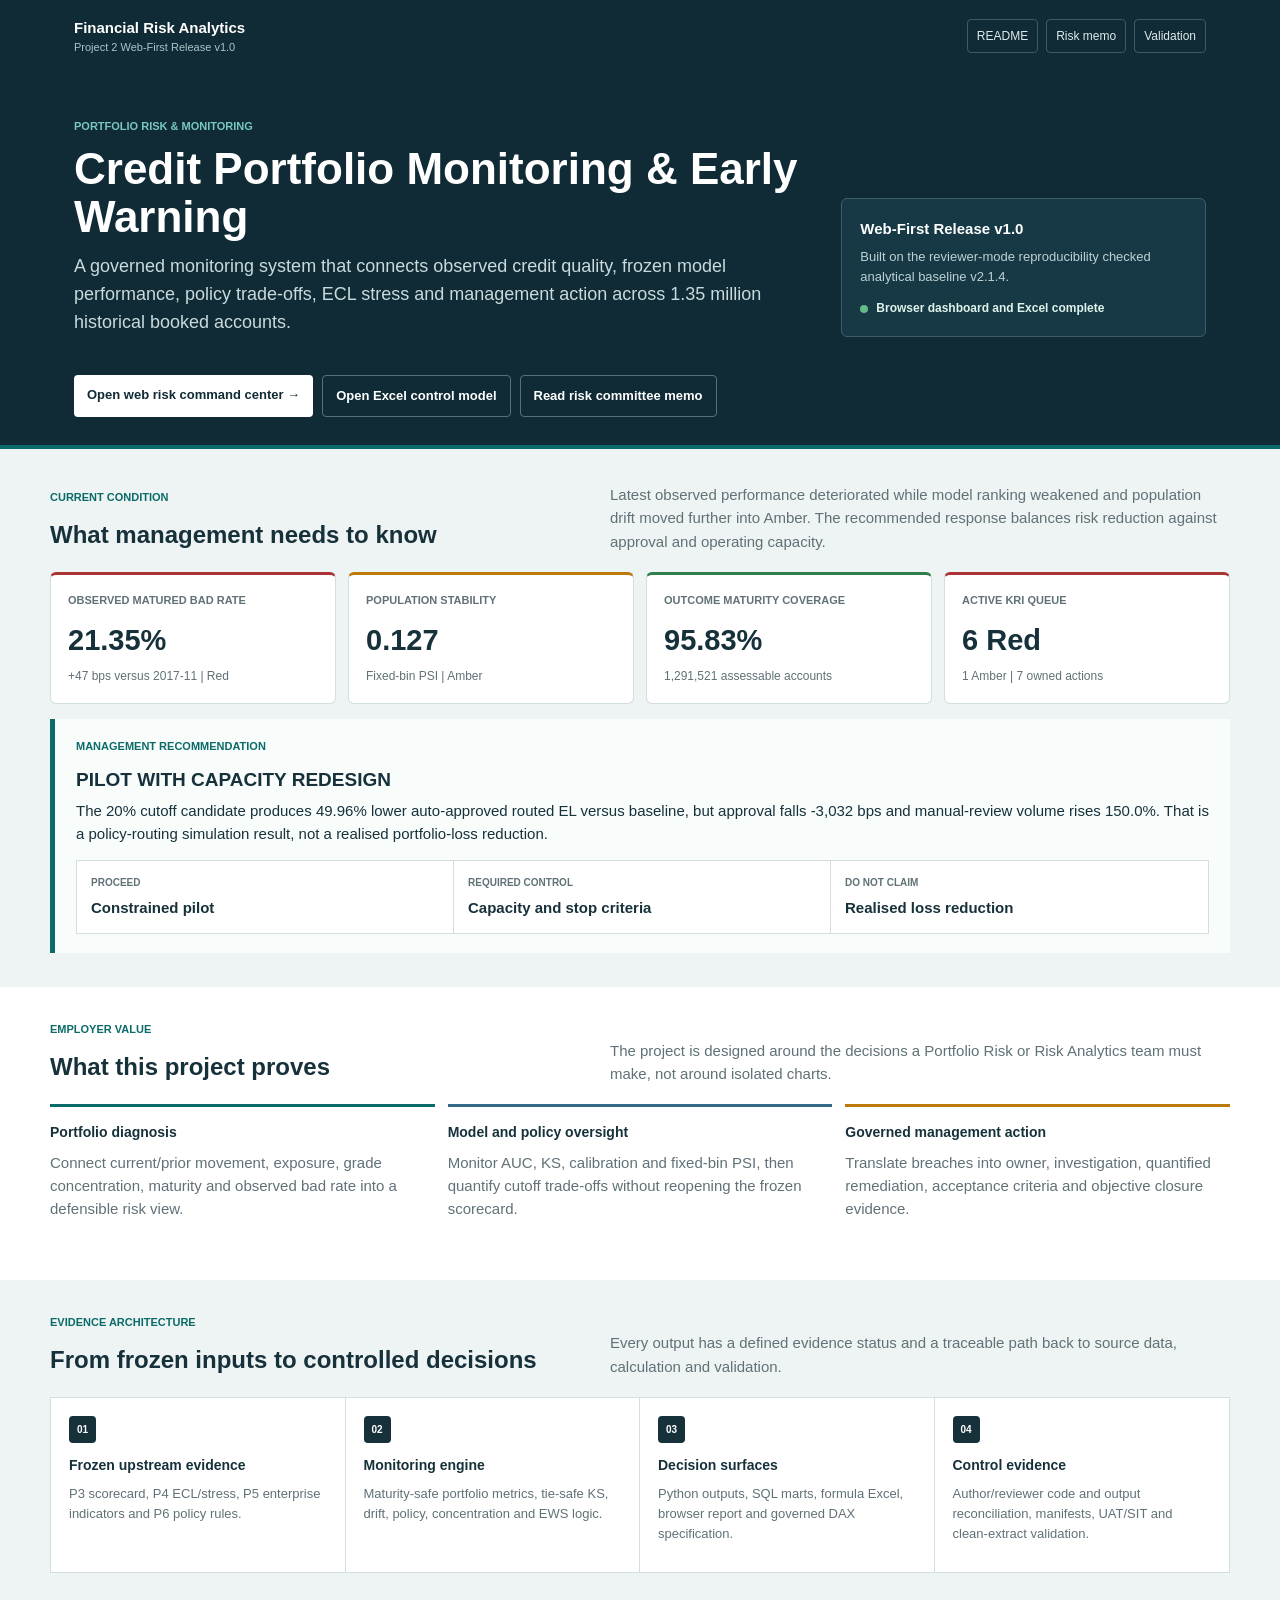
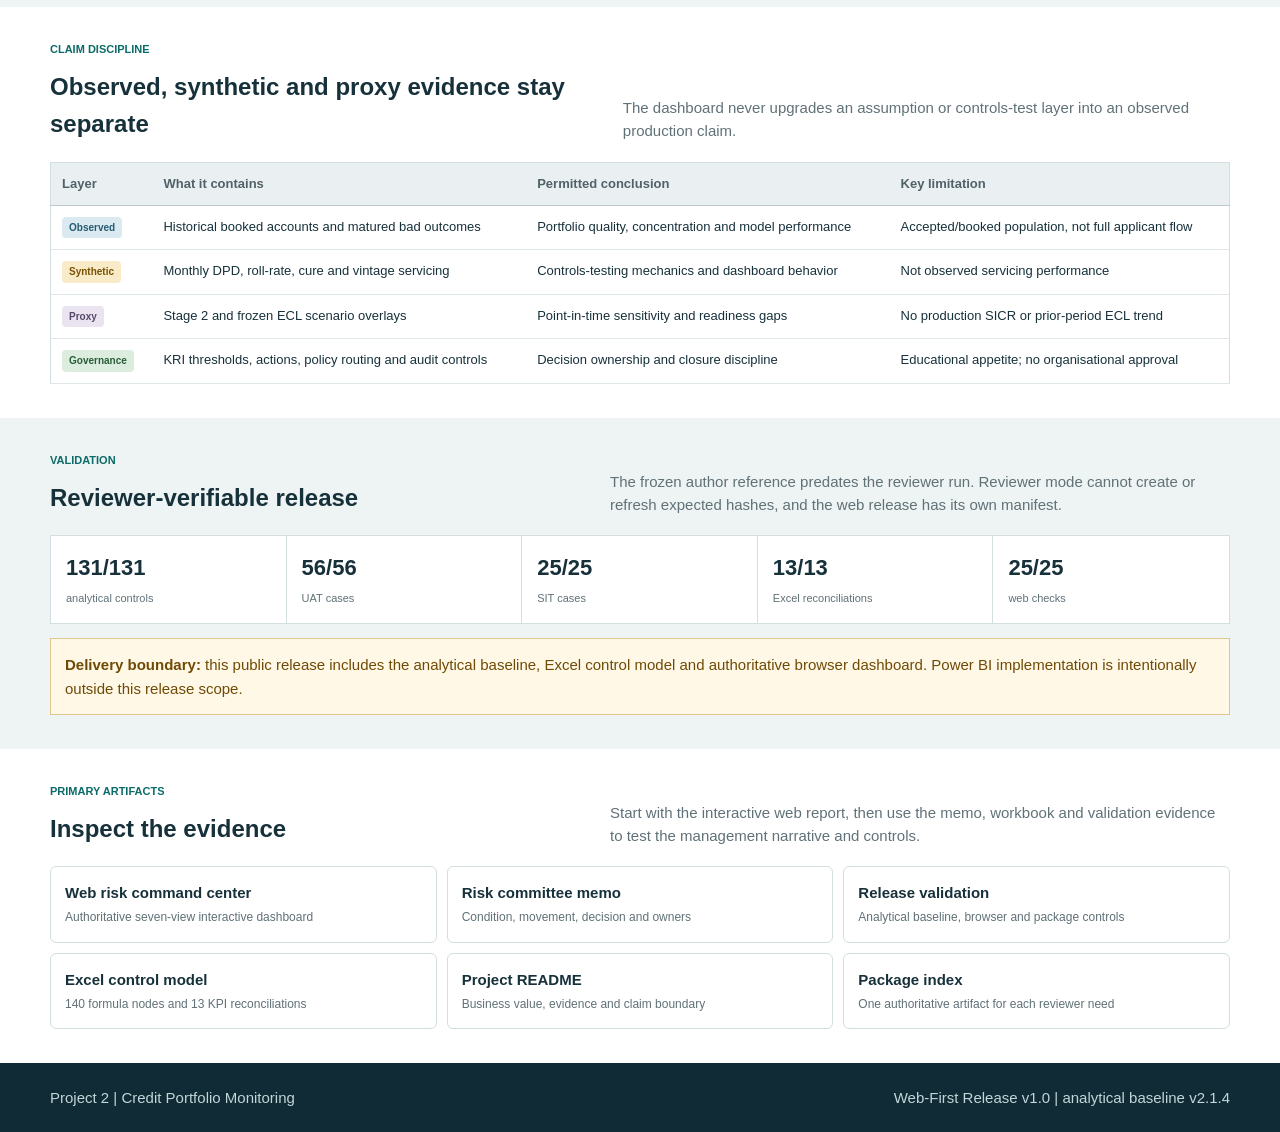
<file: OPEN_THIS_FIRST.html>
<!doctype html>
<html lang="en">
<head>
<meta charset="utf-8"><meta name="viewport" content="width=device-width,initial-scale=1">
<meta name="description" content="Project 2 credit portfolio monitoring, early warning, policy, ECL and risk governance case study.">
<title>Project 2 | Credit Portfolio Monitoring</title>
<style>
:root{--ink:#17313b;--deep:#102b35;--teal:#0b6b68;--green:#2f7d4a;--amber:#bd7a0c;--red:#ad3434;--blue:#356987;--paper:#eef3f3;--panel:#fff;--line:#d3dee0;--muted:#607177}
*{box-sizing:border-box} html{scroll-behavior:smooth} body{margin:0;background:var(--paper);color:var(--ink);font:15px/1.55 "Segoe UI",Arial,sans-serif;letter-spacing:0} a{color:inherit}
.top{background:var(--deep);color:#fff;border-bottom:4px solid var(--teal)} .nav{max-width:1180px;margin:auto;padding:16px 24px;display:flex;align-items:center;justify-content:space-between;gap:20px} .wordmark{font-weight:780} .wordmark small{display:block;color:#a9c5c8;font-size:11px;font-weight:500} .links{display:flex;gap:8px;flex-wrap:wrap} .links a{text-decoration:none;border:1px solid #3c5c66;padding:7px 9px;border-radius:4px;font-size:12px;color:#dcebed}
.hero{max-width:1180px;margin:auto;padding:46px 24px 38px;display:grid;grid-template-columns:minmax(0,1.5fr) minmax(300px,.75fr);gap:38px;align-items:end} .eyebrow{color:#78c8bd;text-transform:uppercase;font-size:11px;font-weight:800;margin-bottom:10px} h1{font-size:44px;line-height:1.08;margin:0 0 13px} .lede{font-size:18px;color:#c8dadd;max-width:760px;margin:0} .release{border:1px solid #3e5e67;background:#163945;padding:18px;border-radius:6px} .release strong{display:block;font-size:15px;margin-bottom:7px} .release p{color:#bdd1d4;margin:0 0 12px;font-size:13px} .status-line{display:flex;align-items:center;gap:8px;color:#dff3ea;font-size:12px;font-weight:700} .dot{width:8px;height:8px;background:#63ba84;border-radius:50%}
.actionbar{max-width:1180px;margin:auto;padding:0 24px 28px;display:flex;gap:9px;flex-wrap:wrap} .primary,.secondary{display:inline-block;text-decoration:none;padding:10px 13px;border-radius:4px;font-weight:750;font-size:13px} .primary{background:#fff;color:var(--deep)} .secondary{border:1px solid #54717a;color:#fff}
.band{padding:34px 24px} .band.white{background:#fff} .inner{max-width:1180px;margin:auto} .section-head{display:flex;justify-content:space-between;gap:22px;align-items:end;margin-bottom:19px} .section-head h2{font-size:24px;margin:0} .section-head p{max-width:620px;color:var(--muted);margin:0} h3{font-size:14px;margin:0 0 7px} p{margin:4px 0 10px}
.stat-grid{display:grid;grid-template-columns:repeat(4,minmax(0,1fr));gap:12px} .stat{background:var(--panel);border:1px solid var(--line);border-top:3px solid var(--blue);border-radius:6px;padding:17px;min-height:126px} .stat.risk{border-top-color:var(--red)} .stat.warning{border-top-color:var(--amber)} .stat.controlled{border-top-color:var(--green)} .stat small{display:block;color:var(--muted);font-size:11px;text-transform:uppercase;font-weight:750} .stat strong{display:block;font-size:29px;line-height:1;margin:17px 0 8px} .stat span{color:var(--muted);font-size:12px}
.decision{border-left:5px solid var(--teal);background:#f8fcfb;padding:19px 21px;margin-top:15px} .decision b{font-size:19px} .decision-grid{display:grid;grid-template-columns:repeat(3,minmax(0,1fr));gap:0;margin-top:15px;border:1px solid var(--line);background:#fff} .decision-grid div{padding:14px;border-right:1px solid var(--line)} .decision-grid div:last-child{border-right:0} .decision-grid small{display:block;text-transform:uppercase;font-weight:800;color:var(--muted);font-size:10px;margin-bottom:5px}
.flow{display:grid;grid-template-columns:repeat(4,minmax(0,1fr));border:1px solid var(--line);background:#fff} .flow article{padding:18px;border-right:1px solid var(--line);position:relative} .flow article:last-child{border-right:0} .flow .num{display:inline-grid;place-items:center;width:27px;height:27px;background:var(--ink);color:#fff;border-radius:4px;font-size:10px;font-weight:800;margin-bottom:12px} .flow p{color:var(--muted);font-size:13px}
.value-grid{display:grid;grid-template-columns:repeat(3,minmax(0,1fr));gap:13px} .value-item{border-top:3px solid var(--teal);padding:15px 0} .value-item:nth-child(2){border-color:var(--blue)} .value-item:nth-child(3){border-color:var(--amber)} .value-item p{color:var(--muted)}
table{border-collapse:collapse;width:100%;background:#fff;border:1px solid var(--line);font-size:13px} th{text-align:left;background:#eaf0f1;color:#506168;padding:11px;border-bottom:1px solid #bbc9cc} td{padding:11px;border-bottom:1px solid #e0e7e8;vertical-align:top} .label{display:inline-block;padding:3px 7px;border-radius:4px;font-size:10px;font-weight:800} .observed{background:#dbeaf1;color:#275a73} .synthetic{background:#faebc8;color:#775005} .proxy{background:#e9e4ef;color:#57496a} .mixed{background:#dcecdf;color:#275e38}
.validation-grid{display:grid;grid-template-columns:repeat(5,minmax(0,1fr));border:1px solid var(--line);background:#fff} .validation-grid div{padding:15px;border-right:1px solid var(--line)} .validation-grid div:last-child{border-right:0} .validation-grid strong{display:block;font-size:22px} .validation-grid span{color:var(--muted);font-size:11px} .gate{margin-top:14px;padding:14px;border:1px solid #e0c88d;background:#fff8e7;color:#6f4a04}
.artifacts{display:grid;grid-template-columns:repeat(3,minmax(0,1fr));gap:10px} .artifact{display:block;background:#fff;border:1px solid var(--line);border-radius:6px;padding:14px;text-decoration:none} .artifact strong{display:block} .artifact span{color:var(--muted);font-size:12px} footer{background:var(--deep);color:#c2d5d8;padding:23px 24px} footer div{max-width:1180px;margin:auto;display:flex;justify-content:space-between;gap:18px;flex-wrap:wrap}
@media(max-width:900px){.hero{grid-template-columns:1fr} h1{font-size:35px} .stat-grid{grid-template-columns:repeat(2,minmax(0,1fr))} .flow{grid-template-columns:repeat(2,minmax(0,1fr))} .flow article:nth-child(2){border-right:0} .flow article{border-bottom:1px solid var(--line)} .value-grid,.artifacts{grid-template-columns:1fr} .validation-grid{grid-template-columns:repeat(2,minmax(0,1fr))} .validation-grid div{border-bottom:1px solid var(--line)}}
@media(max-width:580px){.nav{display:block} .links{margin-top:12px} .hero{padding-top:30px} h1{font-size:29px} .stat-grid,.decision-grid,.flow,.validation-grid{grid-template-columns:1fr} .stat{min-height:110px} .decision-grid div,.flow article,.validation-grid div{border-right:0;border-bottom:1px solid var(--line)} .section-head{display:block} .section-head p{margin-top:7px}}
</style>
</head>
<body>
<header class="top">
  <nav class="nav"><div class="wordmark">Financial Risk Analytics<small>Project 2 Web-First Release v1.0</small></div><div class="links"><a href="README.md">README</a><a href="reports/risk_committee_monitoring_memo.md">Risk memo</a><a href="validation/web_first_release_validation_report.md">Validation</a></div></nav>
  <div class="hero"><div><div class="eyebrow">Portfolio Risk & Monitoring</div><h1>Credit Portfolio Monitoring & Early Warning</h1><p class="lede">A governed monitoring system that connects observed credit quality, frozen model performance, policy trade-offs, ECL stress and management action across 1.35 million historical booked accounts.</p></div><aside class="release"><strong>Web-First Release v1.0</strong><p>Built on the reviewer-mode reproducibility checked analytical baseline v2.1.4.</p><div class="status-line"><span class="dot"></span>Browser dashboard and Excel complete</div></aside></div>
  <div class="actionbar"><a class="primary" href="dashboard/index.html">Open web risk command center &rarr;</a><a class="secondary" href="excel/Project2_CreditPortfolioMonitoring_Gold_v2_1_4.xlsx">Open Excel control model</a><a class="secondary" href="reports/risk_committee_monitoring_memo.md">Read risk committee memo</a></div>
</header>
<section class="band"><div class="inner"><div class="section-head"><div><div class="eyebrow" style="color:var(--teal)">Current condition</div><h2>What management needs to know</h2></div><p>Latest observed performance deteriorated while model ranking weakened and population drift moved further into Amber. The recommended response balances risk reduction against approval and operating capacity.</p></div>
<div class="stat-grid"><article class="stat risk"><small>Observed matured bad rate</small><strong>21.35%</strong><span>+47 bps versus 2017-11 | Red</span></article><article class="stat warning"><small>Population stability</small><strong>0.127</strong><span>Fixed-bin PSI | Amber</span></article><article class="stat controlled"><small>Outcome maturity coverage</small><strong>95.83%</strong><span>1,291,521 assessable accounts</span></article><article class="stat risk"><small>Active KRI queue</small><strong>6 Red</strong><span>1 Amber | 7 owned actions</span></article></div>
<div class="decision"><div class="eyebrow" style="color:var(--teal)">Management recommendation</div><b>PILOT WITH CAPACITY REDESIGN</b><p>The 20% cutoff candidate produces 49.96% lower auto-approved routed EL versus baseline, but approval falls -3,032 bps and manual-review volume rises 150.0%. That is a policy-routing simulation result, not a realised portfolio-loss reduction.</p><div class="decision-grid"><div><small>Proceed</small><strong>Constrained pilot</strong></div><div><small>Required control</small><strong>Capacity and stop criteria</strong></div><div><small>Do not claim</small><strong>Realised loss reduction</strong></div></div></div>
</div></section>
<section class="band white"><div class="inner"><div class="section-head"><div><div class="eyebrow" style="color:var(--teal)">Employer value</div><h2>What this project proves</h2></div><p>The project is designed around the decisions a Portfolio Risk or Risk Analytics team must make, not around isolated charts.</p></div><div class="value-grid"><article class="value-item"><h3>Portfolio diagnosis</h3><p>Connect current/prior movement, exposure, grade concentration, maturity and observed bad rate into a defensible risk view.</p></article><article class="value-item"><h3>Model and policy oversight</h3><p>Monitor AUC, KS, calibration and fixed-bin PSI, then quantify cutoff trade-offs without reopening the frozen scorecard.</p></article><article class="value-item"><h3>Governed management action</h3><p>Translate breaches into owner, investigation, quantified remediation, acceptance criteria and objective closure evidence.</p></article></div></div></section>
<section class="band"><div class="inner"><div class="section-head"><div><div class="eyebrow" style="color:var(--teal)">Evidence architecture</div><h2>From frozen inputs to controlled decisions</h2></div><p>Every output has a defined evidence status and a traceable path back to source data, calculation and validation.</p></div><div class="flow"><article><span class="num">01</span><h3>Frozen upstream evidence</h3><p>P3 scorecard, P4 ECL/stress, P5 enterprise indicators and P6 policy rules.</p></article><article><span class="num">02</span><h3>Monitoring engine</h3><p>Maturity-safe portfolio metrics, tie-safe KS, drift, policy, concentration and EWS logic.</p></article><article><span class="num">03</span><h3>Decision surfaces</h3><p>Python outputs, SQL marts, formula Excel, browser report and governed DAX specification.</p></article><article><span class="num">04</span><h3>Control evidence</h3><p>Author/reviewer code and output reconciliation, manifests, UAT/SIT and clean-extract validation.</p></article></div></div></section>
<section class="band white"><div class="inner"><div class="section-head"><div><div class="eyebrow" style="color:var(--teal)">Claim discipline</div><h2>Observed, synthetic and proxy evidence stay separate</h2></div><p>The dashboard never upgrades an assumption or controls-test layer into an observed production claim.</p></div><table><thead><tr><th>Layer</th><th>What it contains</th><th>Permitted conclusion</th><th>Key limitation</th></tr></thead><tbody><tr><td><span class="label observed">Observed</span></td><td>Historical booked accounts and matured bad outcomes</td><td>Portfolio quality, concentration and model performance</td><td>Accepted/booked population, not full applicant flow</td></tr><tr><td><span class="label synthetic">Synthetic</span></td><td>Monthly DPD, roll-rate, cure and vintage servicing</td><td>Controls-testing mechanics and dashboard behavior</td><td>Not observed servicing performance</td></tr><tr><td><span class="label proxy">Proxy</span></td><td>Stage 2 and frozen ECL scenario overlays</td><td>Point-in-time sensitivity and readiness gaps</td><td>No production SICR or prior-period ECL trend</td></tr><tr><td><span class="label mixed">Governance</span></td><td>KRI thresholds, actions, policy routing and audit controls</td><td>Decision ownership and closure discipline</td><td>Educational appetite; no organisational approval</td></tr></tbody></table></div></section>
<section class="band"><div class="inner"><div class="section-head"><div><div class="eyebrow" style="color:var(--teal)">Validation</div><h2>Reviewer-verifiable release</h2></div><p>The frozen author reference predates the reviewer run. Reviewer mode cannot create or refresh expected hashes, and the web release has its own manifest.</p></div><div class="validation-grid"><div><strong>131/131</strong><span>analytical controls</span></div><div><strong>56/56</strong><span>UAT cases</span></div><div><strong>25/25</strong><span>SIT cases</span></div><div><strong>13/13</strong><span>Excel reconciliations</span></div><div><strong>25/25</strong><span>web checks</span></div></div><div class="gate"><b>Delivery boundary:</b> this public release includes the analytical baseline, Excel control model and authoritative browser dashboard. Power BI implementation is intentionally outside this release scope.</div></div></section>
<section class="band white"><div class="inner"><div class="section-head"><div><div class="eyebrow" style="color:var(--teal)">Primary artifacts</div><h2>Inspect the evidence</h2></div><p>Start with the interactive web report, then use the memo, workbook and validation evidence to test the management narrative and controls.</p></div><div class="artifacts"><a class="artifact" href="dashboard/index.html"><strong>Web risk command center</strong><span>Authoritative seven-view interactive dashboard</span></a><a class="artifact" href="reports/risk_committee_monitoring_memo.md"><strong>Risk committee memo</strong><span>Condition, movement, decision and owners</span></a><a class="artifact" href="validation/web_first_release_validation_report.md"><strong>Release validation</strong><span>Analytical baseline, browser and package controls</span></a><a class="artifact" href="excel/Project2_CreditPortfolioMonitoring_Gold_v2_1_4.xlsx"><strong>Excel control model</strong><span>140 formula nodes and 13 KPI reconciliations</span></a><a class="artifact" href="README.md"><strong>Project README</strong><span>Business value, evidence and claim boundary</span></a><a class="artifact" href="PACKAGE_INDEX.md"><strong>Package index</strong><span>One authoritative artifact for each reviewer need</span></a></div></div></section>
<footer><div><span>Project 2 | Credit Portfolio Monitoring</span><span>Web-First Release v1.0 | analytical baseline v2.1.4</span></div></footer>
</body></html>
</file>
